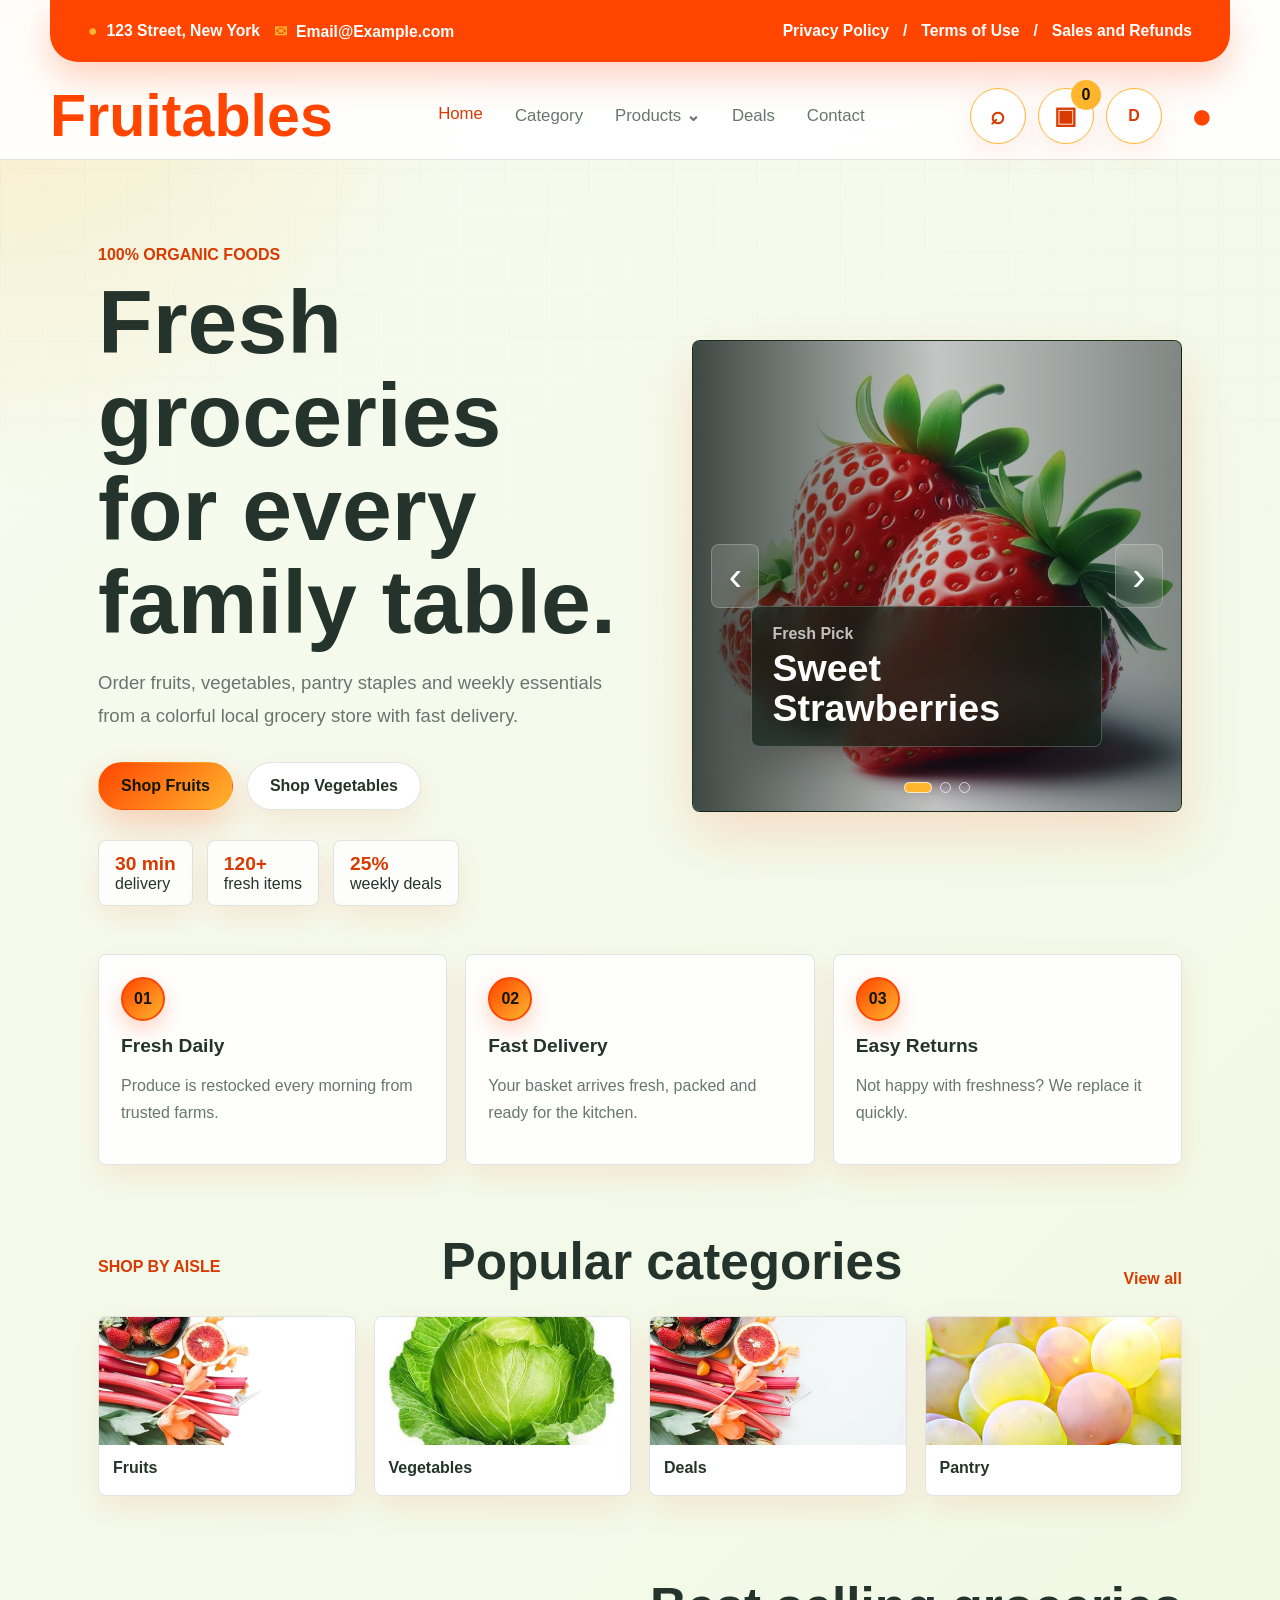
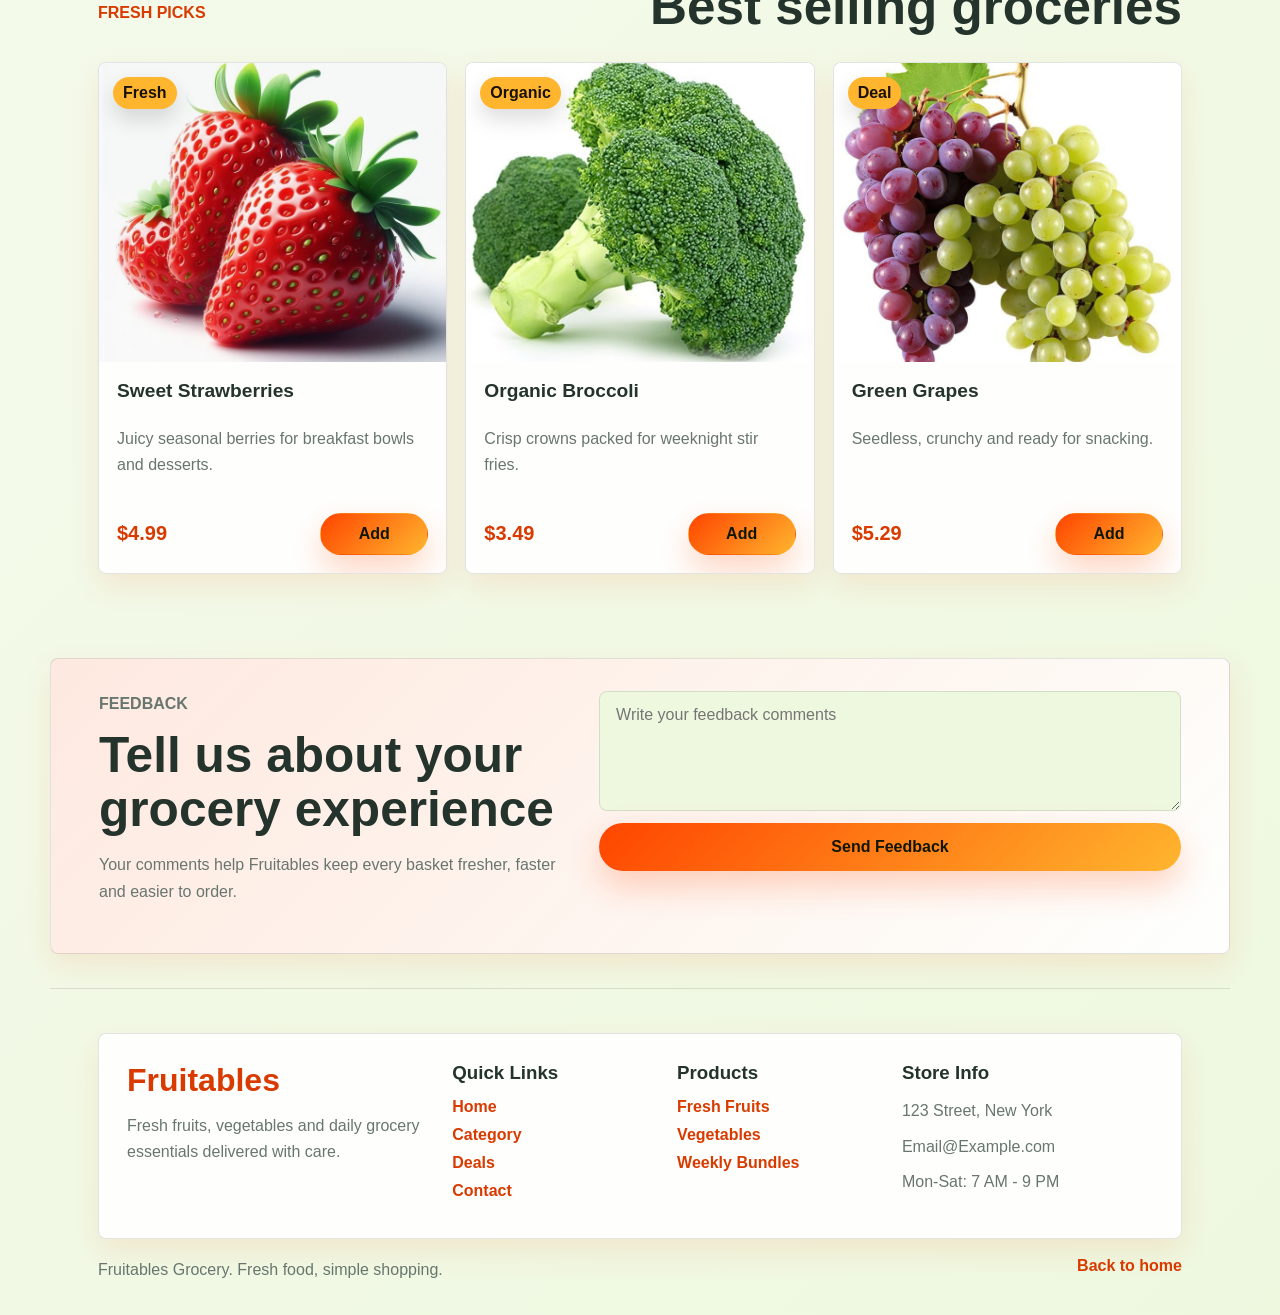
<file: index.html>
<!DOCTYPE html>
<html lang="en">
<head>
    <meta charset="UTF-8">
    <meta name="viewport" content="width=device-width, initial-scale=1.0">
    <title>Fruitables Grocery</title>
    <meta name="description" content="Fruitables grocery store for fresh fruits, vegetables and daily essentials.">
    <link rel="stylesheet" href="css/style.css">
</head>
<body data-page="home">
    <header class="site-header">
        <div class="topbar">
            <div class="topbar-left">
                <span><span class="top-icon">●</span>123 Street, New York</span>
                <span><span class="top-icon">✉</span>Email@Example.com</span>
            </div>
            <div class="topbar-links">
                <a href="contact.html">Privacy Policy</a>
                <span>/</span>
                <a href="contact.html">Terms of Use</a>
                <span>/</span>
                <a href="deals.html">Sales and Refunds</a>
            </div>
        </div>

        <nav class="navbar">
            <a href="index.html" class="brand">Fruitables</a>
            <button class="nav-toggle" type="button" aria-label="Open menu" aria-expanded="false">
                <span></span><span></span><span></span>
            </button>
            <div class="nav-panel" id="navPanel">
                <a href="index.html" data-nav="home">Home</a>
                <a href="category.html" data-nav="category">Category</a>
                <div class="dropdown">
                    <button class="dropdown-toggle" type="button" data-nav="products">Products <span>⌄</span></button>
                    <div class="dropdown-menu">
                        <a href="fruits.html" data-nav="fruits">Fruits</a>
                        <a href="vegetables.html" data-nav="vegetables">Vegetables</a>
                    </div>
                </div>
                <a href="deals.html" data-nav="deals">Deals</a>
                <a href="contact.html" data-nav="contact">Contact</a>
            </div>
            <div class="nav-actions">
                <button class="icon-button search-toggle" type="button" aria-label="Open search">⌕</button>
                <a class="icon-button cart-button" href="cart.html" aria-label="View cart">
                    <span class="cart-icon">▣</span>
                    <strong id="cartCount">0</strong>
                </a>
                <button class="icon-button theme-toggle" type="button" aria-label="Switch to dark theme">
                    <span class="theme-icon">D</span>
                </button>
                <a class="icon-button user-button" href="contact.html" aria-label="Account">●</a>
            </div>
        </nav>

        <form class="header-search" id="headerSearch">
            <input id="siteSearch" type="search" placeholder="Search fruits, vegetables, deals" aria-label="Search grocery items">
            <button type="submit">Search</button>
        </form>
    </header>

    <main>
        <section class="hero" id="home">
            <div class="hero-content reveal">
                <p class="eyebrow">100% organic foods</p>
                <h1>Fresh groceries for every family table.</h1>
                <p class="hero-copy">Order fruits, vegetables, pantry staples and weekly essentials from a colorful local grocery store with fast delivery.</p>
                <div class="hero-actions">
                    <a class="primary-button" href="fruits.html">Shop Fruits</a>
                    <a class="ghost-button" href="vegetables.html">Shop Vegetables</a>
                </div>
                <div class="hero-stats">
                    <span><strong>30 min</strong> delivery</span>
                    <span><strong>120+</strong> fresh items</span>
                    <span><strong>25%</strong> weekly deals</span>
                </div>
            </div>
            <div class="hero-visual hero-slider reveal" aria-label="Fresh grocery image slider">
                <button class="slide-arrow slide-prev" type="button" aria-label="Previous image">&#8249;</button>
                <div class="slide-track">
                    <article class="slide active">
                        <img src="img/Strawberry.jpg" alt="Fresh strawberries">
                        <div class="slide-caption"><span>Fresh Pick</span><strong>Sweet Strawberries</strong></div>
                    </article>
                    <article class="slide">
                        <img src="img/download (2).jpg" alt="Fresh grapes">
                        <div class="slide-caption"><span>Seedless</span><strong>Green Grapes</strong></div>
                    </article>
                    <article class="slide">
                        <img src="img/download (4).jpg" alt="Fresh apples">
                        <div class="slide-caption"><span>Local Farm</span><strong>Crisp Apples</strong></div>
                    </article>
                </div>
                <button class="slide-arrow slide-next" type="button" aria-label="Next image">&#8250;</button>
                <div class="slide-dots" aria-label="Slider pages">
                    <button class="active" type="button" aria-label="Show slide 1"></button>
                    <button type="button" aria-label="Show slide 2"></button>
                    <button type="button" aria-label="Show slide 3"></button>
                </div>
            </div>
        </section>

        <section class="service-strip reveal">
            <article><span class="service-icon">01</span><h2>Fresh Daily</h2><p>Produce is restocked every morning from trusted farms.</p></article>
            <article><span class="service-icon">02</span><h2>Fast Delivery</h2><p>Your basket arrives fresh, packed and ready for the kitchen.</p></article>
            <article><span class="service-icon">03</span><h2>Easy Returns</h2><p>Not happy with freshness? We replace it quickly.</p></article>
        </section>

        <section class="section">
            <div class="section-heading reveal">
                <p class="eyebrow">Shop by aisle</p>
                <h2>Popular categories</h2>
                <a class="text-link" href="category.html">View all</a>
            </div>
            <div class="category-grid">
                <a class="category-card reveal" href="fruits.html"><img src="img/banner-fruits-removebg-preview.png" alt="Fresh fruits"><span>Fruits</span></a>
                <a class="category-card reveal" href="vegetables.html"><img src="img/1759287348629963.jpg" alt="Fresh vegetables"><span>Vegetables</span></a>
                <a class="category-card reveal" href="deals.html"><img src="img/banner-fruits.jpg" alt="Grocery deals"><span>Deals</span></a>
                <a class="category-card reveal" href="category.html"><img src="img/best-product-5.jpg" alt="Pantry products"><span>Pantry</span></a>
            </div>
        </section>

        <section class="section products-section">
            <div class="section-heading reveal">
                <p class="eyebrow">Fresh picks</p>
                <h2>Best selling groceries</h2>
            </div>
            <div class="product-grid">
                <article class="product-card reveal" data-category="fruit" data-name="strawberries"><span class="sale-tag">Fresh</span><img src="img/Strawberry.jpg" alt="Fresh strawberries"><div class="product-info"><h3>Sweet Strawberries</h3><p>Juicy seasonal berries for breakfast bowls and desserts.</p><div class="product-bottom"><strong>$4.99</strong><button type="button" data-add>Add</button></div></div></article>
                <article class="product-card reveal" data-category="vegetable" data-name="broccoli"><span class="sale-tag">Organic</span><img src="img/vegetable-item-2.jpg" alt="Organic broccoli"><div class="product-info"><h3>Organic Broccoli</h3><p>Crisp crowns packed for weeknight stir fries.</p><div class="product-bottom"><strong>$3.49</strong><button type="button" data-add>Add</button></div></div></article>
                <article class="product-card reveal" data-category="fruit" data-name="grapes"><span class="sale-tag">Deal</span><img src="img/download (2).jpg" alt="Fresh grapes"><div class="product-info"><h3>Green Grapes</h3><p>Seedless, crunchy and ready for snacking.</p><div class="product-bottom"><strong>$5.29</strong><button type="button" data-add>Add</button></div></div></article>
            </div>
        </section>

    </main>

    <section class="feedback-section reveal">
        <div>
            <p class="eyebrow">Feedback</p>
            <h2>Tell us about your grocery experience</h2>
            <p>Your comments help Fruitables keep every basket fresher, faster and easier to order.</p>
        </div>
        <form class="feedback-form">
            <textarea placeholder="Write your feedback comments" aria-label="Write your feedback comments"></textarea>
            <button type="submit">Send Feedback</button>
        </form>
    </section>
    <footer class="footer">
        <div class="footer-grid">
            <div><h2>Fruitables</h2><p>Fresh fruits, vegetables and daily grocery essentials delivered with care.</p></div>
            <div><h3>Quick Links</h3><a href="index.html">Home</a><a href="category.html">Category</a><a href="deals.html">Deals</a><a href="contact.html">Contact</a></div>
            <div><h3>Products</h3><a href="fruits.html">Fresh Fruits</a><a href="vegetables.html">Vegetables</a><a href="deals.html">Weekly Bundles</a></div>
            <div><h3>Store Info</h3><p>123 Street, New York</p><p>Email@Example.com</p><p>Mon-Sat: 7 AM - 9 PM</p></div>
        </div>
        <div class="footer-bottom"><p>Fruitables Grocery. Fresh food, simple shopping.</p><a href="index.html">Back to home</a></div>
    </footer>
    <script src="js/main.js"></script>
</body>
</html>
</file>
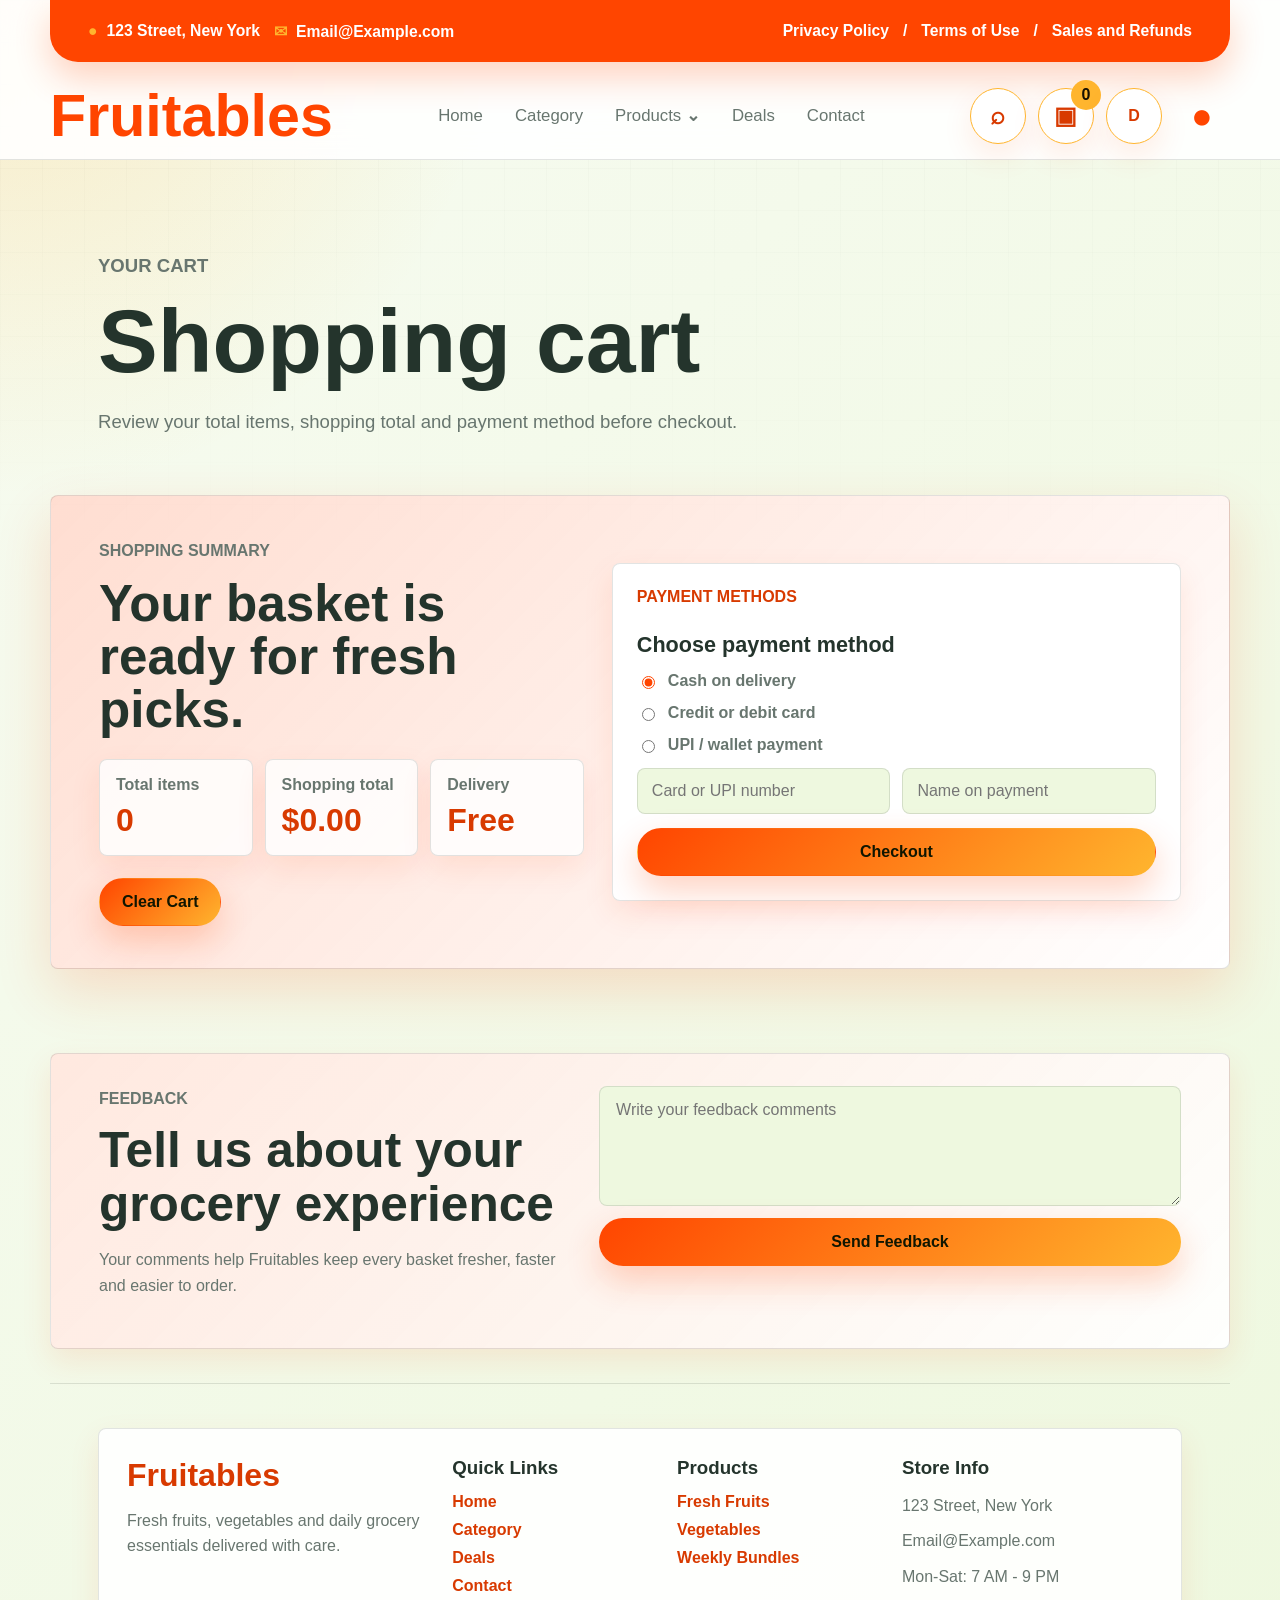
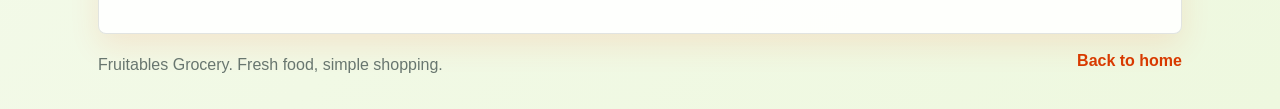
<file: cart.html>
<!DOCTYPE html>
<html lang="en">
<head>
    <meta charset="UTF-8">
    <meta name="viewport" content="width=device-width, initial-scale=1.0">
    <title>Cart - Fruitables Grocery</title>
    <link rel="stylesheet" href="css/style.css">
</head>
<body data-page="cart">
    <header class="site-header">
        <div class="topbar"><div class="topbar-left"><span><span class="top-icon">●</span>123 Street, New York</span><span><span class="top-icon">✉</span>Email@Example.com</span></div><div class="topbar-links"><a href="contact.html">Privacy Policy</a><span>/</span><a href="contact.html">Terms of Use</a><span>/</span><a href="deals.html">Sales and Refunds</a></div></div>
        <nav class="navbar">
            <a href="index.html" class="brand">Fruitables</a><button class="nav-toggle" type="button" aria-label="Open menu" aria-expanded="false"><span></span><span></span><span></span></button>
            <div class="nav-panel" id="navPanel"><a href="index.html" data-nav="home">Home</a><a href="category.html" data-nav="category">Category</a><div class="dropdown"><button class="dropdown-toggle" type="button" data-nav="products">Products <span>⌄</span></button><div class="dropdown-menu"><a href="fruits.html" data-nav="fruits">Fruits</a><a href="vegetables.html" data-nav="vegetables">Vegetables</a></div></div><a href="deals.html" data-nav="deals">Deals</a><a href="contact.html" data-nav="contact">Contact</a></div>
            <div class="nav-actions"><button class="icon-button search-toggle" type="button" aria-label="Open search">⌕</button><a class="icon-button cart-button" href="cart.html" aria-label="View cart"><span class="cart-icon">▣</span><strong id="cartCount">0</strong></a><button class="icon-button theme-toggle" type="button" aria-label="Switch to dark theme"><span class="theme-icon">D</span></button><a class="icon-button user-button" href="contact.html" aria-label="Account">●</a></div>
        </nav>
        <form class="header-search" id="headerSearch"><input id="siteSearch" type="search" placeholder="Search fruits, vegetables, deals" aria-label="Search grocery items"><button type="submit">Search</button></form>
    </header>
    <main>
        <section class="page-hero reveal"><p class="eyebrow">Your cart</p><h1>Shopping cart</h1><p>Review your total items, shopping total and payment method before checkout.</p></section>
        <section class="deal-band cart-page-section" id="cartSummary">
            <div class="deal-content reveal">
                <p class="eyebrow">Shopping summary</p>
                <h2 id="cartMessage">Your basket is ready for fresh picks.</h2>
                <div class="cart-overview">
                    <div><span>Total items</span><strong id="cartTotalItems">0</strong></div>
                    <div><span>Shopping total</span><strong id="cartTotalPrice">$0.00</strong></div>
                    <div><span>Delivery</span><strong>Free</strong></div>
                </div>
                <button class="primary-button" type="button" id="clearCart">Clear Cart</button>
            </div>
            <div class="payment-card reveal">
                <p class="eyebrow">Payment methods</p>
                <h3>Choose payment method</h3>
                <label><input type="radio" name="payment" checked> Cash on delivery</label>
                <label><input type="radio" name="payment"> Credit or debit card</label>
                <label><input type="radio" name="payment"> UPI / wallet payment</label>
                <div class="payment-fields">
                    <input type="text" placeholder="Card or UPI number" aria-label="Card or UPI number">
                    <input type="text" placeholder="Name on payment" aria-label="Name on payment">
                </div>
                <button class="primary-button" type="button">Checkout</button>
            </div>
        </section>
    </main>
    <section class="feedback-section reveal">
        <div><p class="eyebrow">Feedback</p><h2>Tell us about your grocery experience</h2><p>Your comments help Fruitables keep every basket fresher, faster and easier to order.</p></div>
        <form class="feedback-form"><textarea placeholder="Write your feedback comments" aria-label="Write your feedback comments"></textarea><button type="submit">Send Feedback</button></form>
    </section>
    <footer class="footer">
        <div class="footer-grid">
            <div><h2>Fruitables</h2><p>Fresh fruits, vegetables and daily grocery essentials delivered with care.</p></div>
            <div><h3>Quick Links</h3><a href="index.html">Home</a><a href="category.html">Category</a><a href="deals.html">Deals</a><a href="contact.html">Contact</a></div>
            <div><h3>Products</h3><a href="fruits.html">Fresh Fruits</a><a href="vegetables.html">Vegetables</a><a href="deals.html">Weekly Bundles</a></div>
            <div><h3>Store Info</h3><p>123 Street, New York</p><p>Email@Example.com</p><p>Mon-Sat: 7 AM - 9 PM</p></div>
        </div>
        <div class="footer-bottom"><p>Fruitables Grocery. Fresh food, simple shopping.</p><a href="index.html">Back to home</a></div>
    </footer>
    <script src="js/main.js"></script>
</body>
</html>
</file>
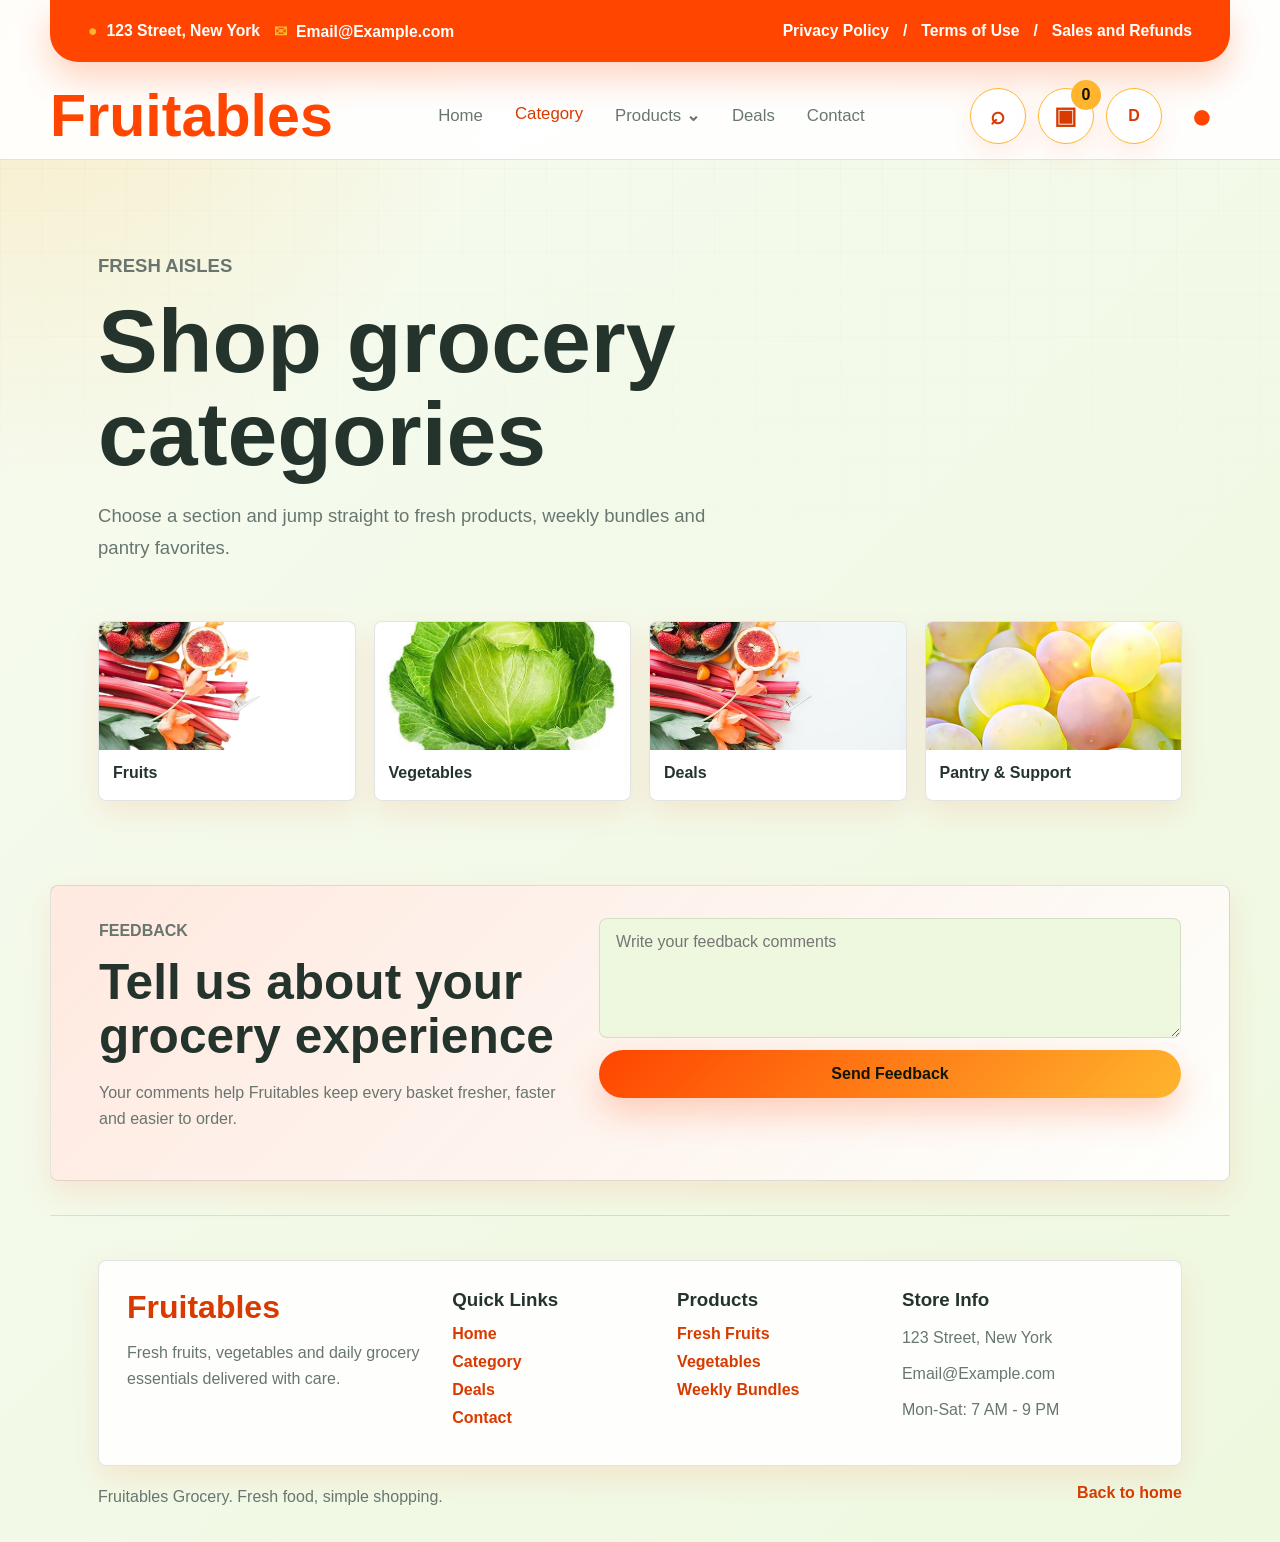
<file: category.html>
<!DOCTYPE html>
<html lang="en">
<head>
    <meta charset="UTF-8">
    <meta name="viewport" content="width=device-width, initial-scale=1.0">
    <title>Categories - Fruitables Grocery</title>
    <link rel="stylesheet" href="css/style.css">
</head>
<body data-page="category">
    <header class="site-header">
        <div class="topbar"><div class="topbar-left"><span><span class="top-icon">●</span>123 Street, New York</span><span><span class="top-icon">✉</span>Email@Example.com</span></div><div class="topbar-links"><a href="contact.html">Privacy Policy</a><span>/</span><a href="contact.html">Terms of Use</a><span>/</span><a href="deals.html">Sales and Refunds</a></div></div>
        <nav class="navbar">
            <a href="index.html" class="brand">Fruitables</a>
            <button class="nav-toggle" type="button" aria-label="Open menu" aria-expanded="false"><span></span><span></span><span></span></button>
            <div class="nav-panel" id="navPanel"><a href="index.html" data-nav="home">Home</a><a href="category.html" data-nav="category">Category</a><div class="dropdown"><button class="dropdown-toggle" type="button" data-nav="products">Products <span>⌄</span></button><div class="dropdown-menu"><a href="fruits.html" data-nav="fruits">Fruits</a><a href="vegetables.html" data-nav="vegetables">Vegetables</a></div></div><a href="deals.html" data-nav="deals">Deals</a><a href="contact.html" data-nav="contact">Contact</a></div>
            <div class="nav-actions"><button class="icon-button search-toggle" type="button" aria-label="Open search">⌕</button><a class="icon-button cart-button" href="index.html#cartSummary" aria-label="View cart"><span class="cart-icon">▣</span><strong id="cartCount">0</strong></a><button class="icon-button theme-toggle" type="button" aria-label="Switch to dark theme"><span class="theme-icon">D</span></button><a class="icon-button user-button" href="contact.html" aria-label="Account">●</a></div>
        </nav>
        <form class="header-search" id="headerSearch"><input id="siteSearch" type="search" placeholder="Search fruits, vegetables, deals" aria-label="Search grocery items"><button type="submit">Search</button></form>
    </header>
    <main>
        <section class="page-hero reveal"><p class="eyebrow">Fresh aisles</p><h1>Shop grocery categories</h1><p>Choose a section and jump straight to fresh products, weekly bundles and pantry favorites.</p></section>
        <section class="section">
            <div class="category-grid">
                <a class="category-card reveal" href="fruits.html"><img src="img/banner-fruits-removebg-preview.png" alt="Fresh fruits"><span>Fruits</span></a>
                <a class="category-card reveal" href="vegetables.html"><img src="img/1759287348629963.jpg" alt="Fresh vegetables"><span>Vegetables</span></a>
                <a class="category-card reveal" href="deals.html"><img src="img/banner-fruits.jpg" alt="Deals"><span>Deals</span></a>
                <a class="category-card reveal" href="contact.html"><img src="img/best-product-5.jpg" alt="Pantry"><span>Pantry & Support</span></a>
            </div>
        </section>
    </main>
    <section class="feedback-section reveal">
        <div><p class="eyebrow">Feedback</p><h2>Tell us about your grocery experience</h2><p>Your comments help Fruitables keep every basket fresher, faster and easier to order.</p></div>
        <form class="feedback-form"><textarea placeholder="Write your feedback comments" aria-label="Write your feedback comments"></textarea><button type="submit">Send Feedback</button></form>
    </section>
    <footer class="footer">
        <div class="footer-grid">
            <div><h2>Fruitables</h2><p>Fresh fruits, vegetables and daily grocery essentials delivered with care.</p></div>
            <div><h3>Quick Links</h3><a href="index.html">Home</a><a href="category.html">Category</a><a href="deals.html">Deals</a><a href="contact.html">Contact</a></div>
            <div><h3>Products</h3><a href="fruits.html">Fresh Fruits</a><a href="vegetables.html">Vegetables</a><a href="deals.html">Weekly Bundles</a></div>
            <div><h3>Store Info</h3><p>123 Street, New York</p><p>Email@Example.com</p><p>Mon-Sat: 7 AM - 9 PM</p></div>
        </div>
        <div class="footer-bottom"><p>Fruitables Grocery. Fresh food, simple shopping.</p><a href="index.html">Back to home</a></div>
    </footer>
    <script src="js/main.js"></script>
</body>
</html>
</file>
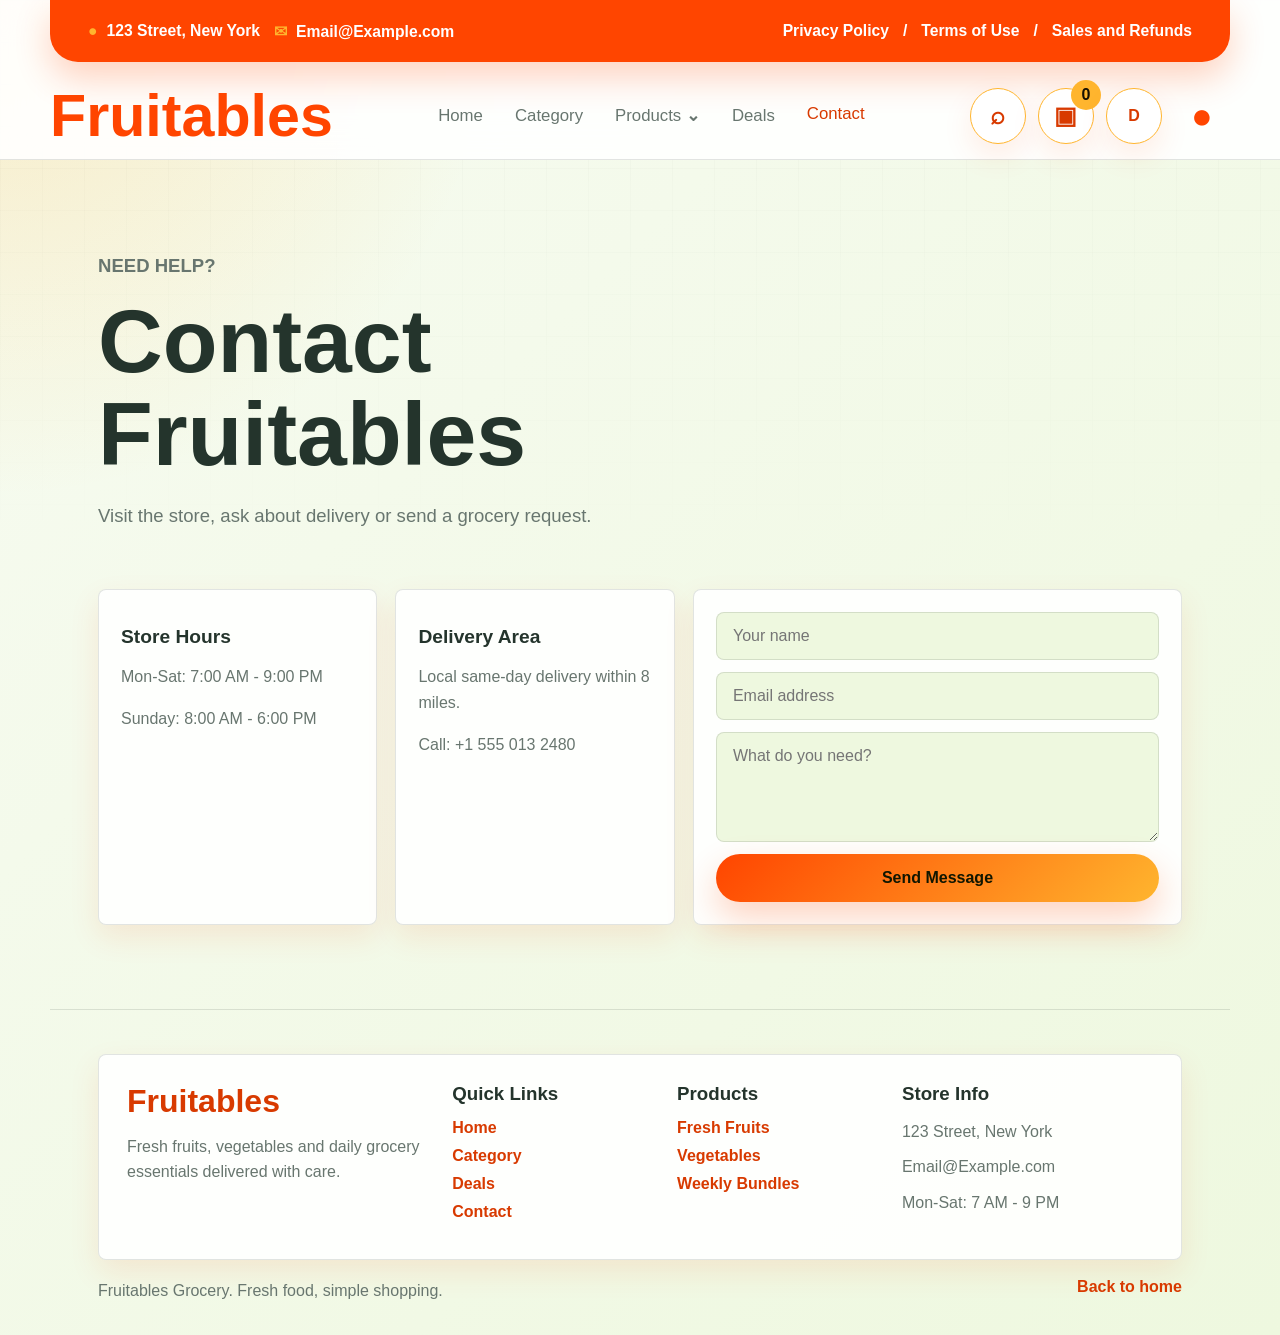
<file: contact.html>
<!DOCTYPE html>
<html lang="en">
<head>
    <meta charset="UTF-8">
    <meta name="viewport" content="width=device-width, initial-scale=1.0">
    <title>Contact - Fruitables Grocery</title>
    <link rel="stylesheet" href="css/style.css">
</head>
<body data-page="contact">
    <header class="site-header">
        <div class="topbar"><div class="topbar-left"><span><span class="top-icon">●</span>123 Street, New York</span><span><span class="top-icon">✉</span>Email@Example.com</span></div><div class="topbar-links"><a href="contact.html">Privacy Policy</a><span>/</span><a href="contact.html">Terms of Use</a><span>/</span><a href="deals.html">Sales and Refunds</a></div></div>
        <nav class="navbar">
            <a href="index.html" class="brand">Fruitables</a><button class="nav-toggle" type="button" aria-label="Open menu" aria-expanded="false"><span></span><span></span><span></span></button>
            <div class="nav-panel" id="navPanel"><a href="index.html" data-nav="home">Home</a><a href="category.html" data-nav="category">Category</a><div class="dropdown"><button class="dropdown-toggle" type="button" data-nav="products">Products <span>⌄</span></button><div class="dropdown-menu"><a href="fruits.html" data-nav="fruits">Fruits</a><a href="vegetables.html" data-nav="vegetables">Vegetables</a></div></div><a href="deals.html" data-nav="deals">Deals</a><a href="contact.html" data-nav="contact">Contact</a></div>
            <div class="nav-actions"><button class="icon-button search-toggle" type="button" aria-label="Open search">⌕</button><a class="icon-button cart-button" href="index.html#cartSummary" aria-label="View cart"><span class="cart-icon">▣</span><strong id="cartCount">0</strong></a><button class="icon-button theme-toggle" type="button" aria-label="Switch to dark theme"><span class="theme-icon">D</span></button><a class="icon-button user-button" href="contact.html" aria-label="Account">●</a></div>
        </nav>
        <form class="header-search" id="headerSearch"><input id="siteSearch" type="search" placeholder="Search before contacting us" aria-label="Search before contacting us"><button type="submit">Search</button></form>
    </header>
    <main>
        <section class="page-hero reveal"><p class="eyebrow">Need help?</p><h1>Contact Fruitables</h1><p>Visit the store, ask about delivery or send a grocery request.</p></section>
        <section class="section contact-section">
            <div class="contact-grid">
                <article class="contact-card reveal"><h3>Store Hours</h3><p>Mon-Sat: 7:00 AM - 9:00 PM</p><p>Sunday: 8:00 AM - 6:00 PM</p></article>
                <article class="contact-card reveal"><h3>Delivery Area</h3><p>Local same-day delivery within 8 miles.</p><p>Call: +1 555 013 2480</p></article>
                <form class="contact-card contact-form reveal"><input type="text" placeholder="Your name" aria-label="Your name"><input type="email" placeholder="Email address" aria-label="Email address"><textarea placeholder="What do you need?" aria-label="Message"></textarea><button type="submit">Send Message</button></form>
            </div>
        </section>
    </main>
    <footer class="footer">
        <div class="footer-grid">
            <div><h2>Fruitables</h2><p>Fresh fruits, vegetables and daily grocery essentials delivered with care.</p></div>
            <div><h3>Quick Links</h3><a href="index.html">Home</a><a href="category.html">Category</a><a href="deals.html">Deals</a><a href="contact.html">Contact</a></div>
            <div><h3>Products</h3><a href="fruits.html">Fresh Fruits</a><a href="vegetables.html">Vegetables</a><a href="deals.html">Weekly Bundles</a></div>
            <div><h3>Store Info</h3><p>123 Street, New York</p><p>Email@Example.com</p><p>Mon-Sat: 7 AM - 9 PM</p></div>
        </div>
        <div class="footer-bottom"><p>Fruitables Grocery. Fresh food, simple shopping.</p><a href="index.html">Back to home</a></div>
    </footer>
    <script src="js/main.js"></script>
</body>
</html>
</file>
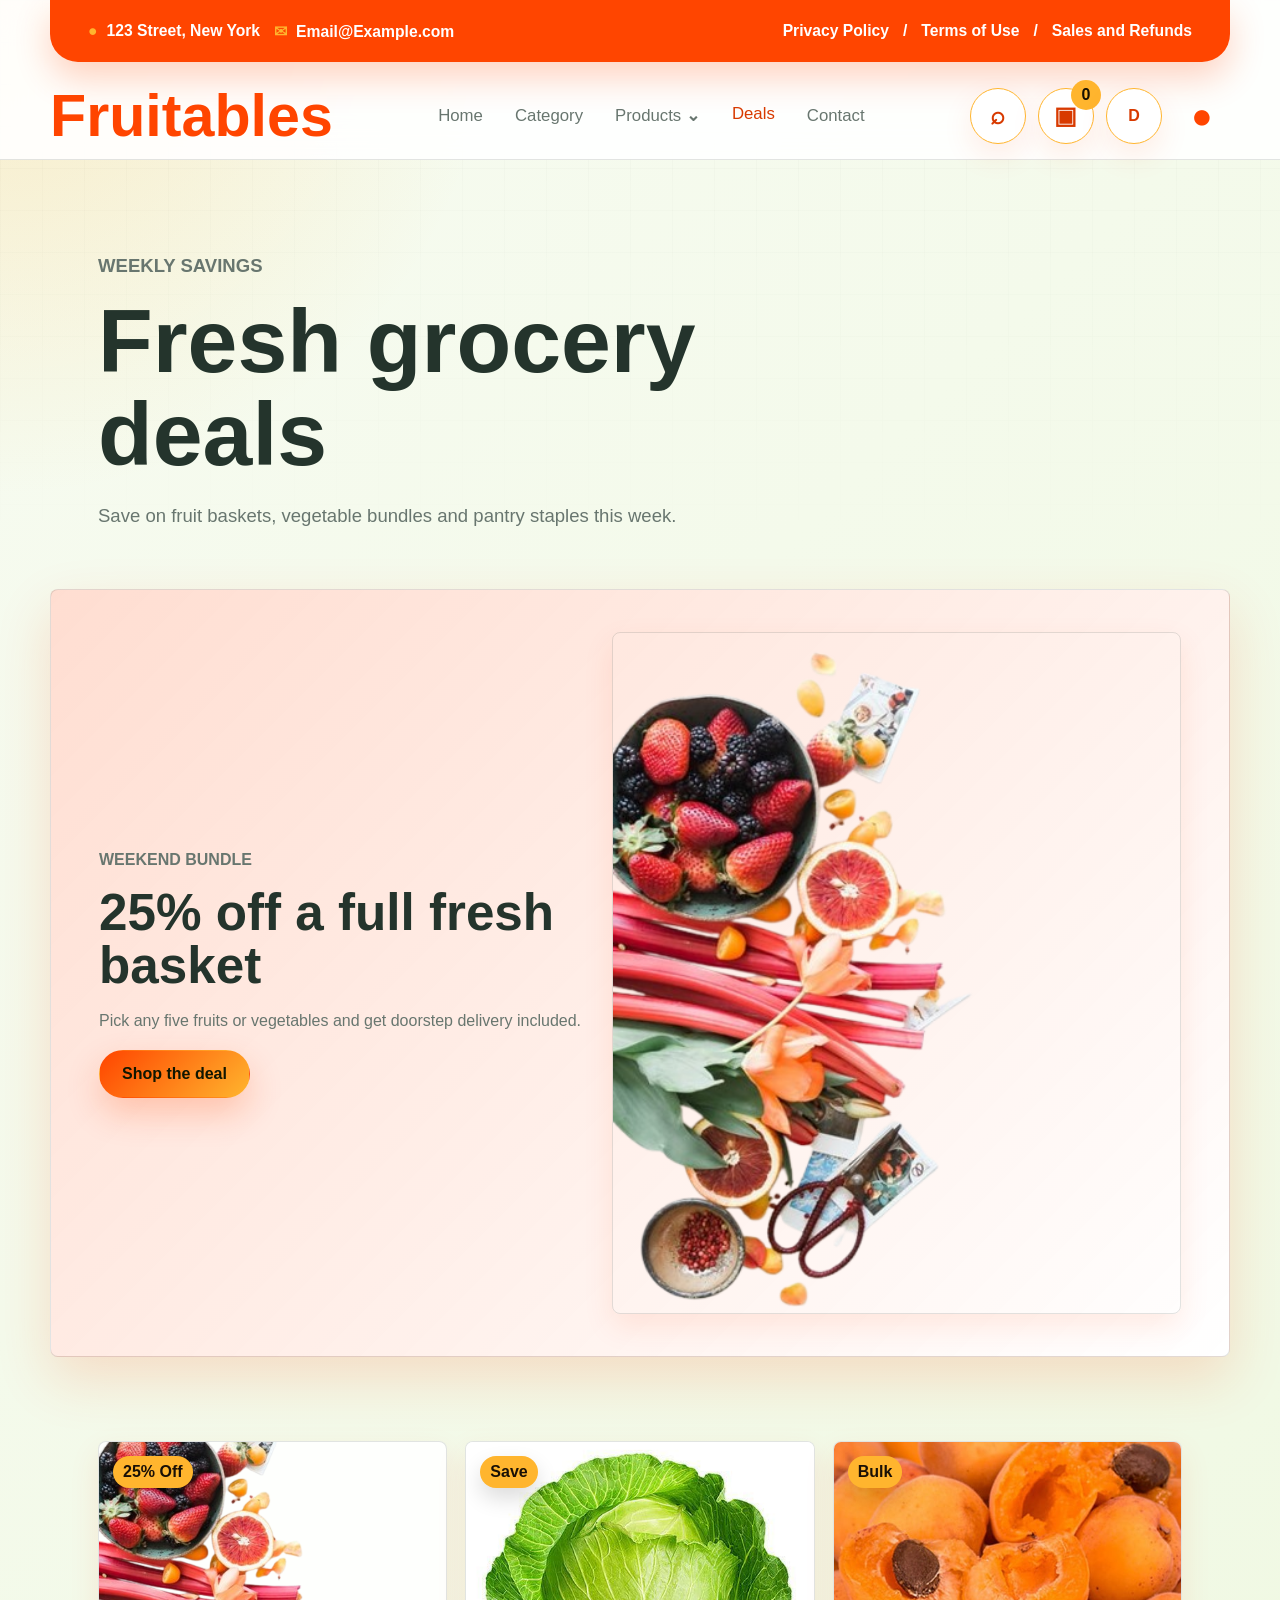
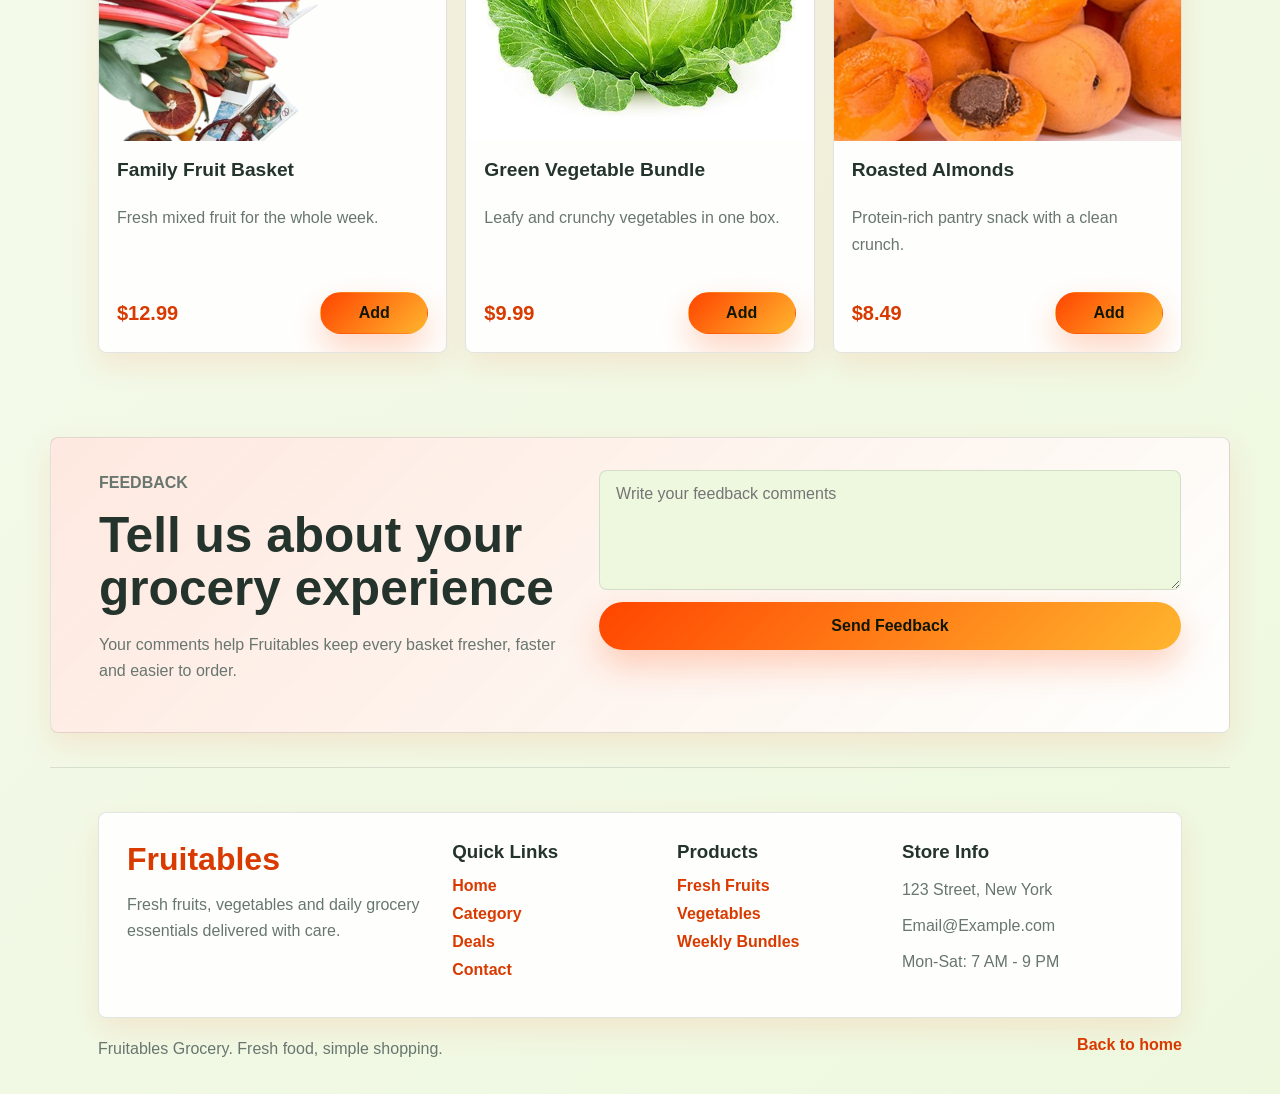
<file: deals.html>
<!DOCTYPE html>
<html lang="en">
<head>
    <meta charset="UTF-8">
    <meta name="viewport" content="width=device-width, initial-scale=1.0">
    <title>Deals - Fruitables Grocery</title>
    <link rel="stylesheet" href="css/style.css">
</head>
<body data-page="deals">
    <header class="site-header">
        <div class="topbar"><div class="topbar-left"><span><span class="top-icon">●</span>123 Street, New York</span><span><span class="top-icon">✉</span>Email@Example.com</span></div><div class="topbar-links"><a href="contact.html">Privacy Policy</a><span>/</span><a href="contact.html">Terms of Use</a><span>/</span><a href="deals.html">Sales and Refunds</a></div></div>
        <nav class="navbar">
            <a href="index.html" class="brand">Fruitables</a><button class="nav-toggle" type="button" aria-label="Open menu" aria-expanded="false"><span></span><span></span><span></span></button>
            <div class="nav-panel" id="navPanel"><a href="index.html" data-nav="home">Home</a><a href="category.html" data-nav="category">Category</a><div class="dropdown"><button class="dropdown-toggle" type="button" data-nav="products">Products <span>⌄</span></button><div class="dropdown-menu"><a href="fruits.html" data-nav="fruits">Fruits</a><a href="vegetables.html" data-nav="vegetables">Vegetables</a></div></div><a href="deals.html" data-nav="deals">Deals</a><a href="contact.html" data-nav="contact">Contact</a></div>
            <div class="nav-actions"><button class="icon-button search-toggle" type="button" aria-label="Open search">⌕</button><a class="icon-button cart-button" href="index.html#cartSummary" aria-label="View cart"><span class="cart-icon">▣</span><strong id="cartCount">0</strong></a><button class="icon-button theme-toggle" type="button" aria-label="Switch to dark theme"><span class="theme-icon">D</span></button><a class="icon-button user-button" href="contact.html" aria-label="Account">●</a></div>
        </nav>
        <form class="header-search" id="headerSearch"><input id="siteSearch" type="search" placeholder="Search deals" aria-label="Search deals"><button type="submit">Search</button></form>
    </header>
    <main>
        <section class="page-hero reveal"><p class="eyebrow">Weekly savings</p><h1>Fresh grocery deals</h1><p>Save on fruit baskets, vegetable bundles and pantry staples this week.</p></section>
        <section class="deal-band">
            <div class="deal-content reveal"><p class="eyebrow">Weekend bundle</p><h2>25% off a full fresh basket</h2><p>Pick any five fruits or vegetables and get doorstep delivery included.</p><a class="primary-button" href="fruits.html">Shop the deal</a></div>
            <img class="deal-image reveal" src="img/banner-fruits-removebg-preview.png" alt="Fresh fruit basket">
        </section>
        <section class="section"><div class="product-grid">
            <article class="product-card reveal" data-name="fruit basket"><span class="sale-tag">25% Off</span><img src="img/banner-fruits-removebg-preview.png" alt="Fruit basket"><div class="product-info"><h3>Family Fruit Basket</h3><p>Fresh mixed fruit for the whole week.</p><div class="product-bottom"><strong>$12.99</strong><button type="button" data-add>Add</button></div></div></article>
            <article class="product-card reveal" data-name="vegetable bundle"><span class="sale-tag">Save</span><img src="img/1759287348629963.jpg" alt="Vegetable bundle"><div class="product-info"><h3>Green Vegetable Bundle</h3><p>Leafy and crunchy vegetables in one box.</p><div class="product-bottom"><strong>$9.99</strong><button type="button" data-add>Add</button></div></div></article>
            <article class="product-card reveal" data-name="almonds"><span class="sale-tag">Bulk</span><img src="img/best-product-4.jpg" alt="Roasted almonds"><div class="product-info"><h3>Roasted Almonds</h3><p>Protein-rich pantry snack with a clean crunch.</p><div class="product-bottom"><strong>$8.49</strong><button type="button" data-add>Add</button></div></div></article>
        </div></section>
    </main>
    <section class="feedback-section reveal">
        <div><p class="eyebrow">Feedback</p><h2>Tell us about your grocery experience</h2><p>Your comments help Fruitables keep every basket fresher, faster and easier to order.</p></div>
        <form class="feedback-form"><textarea placeholder="Write your feedback comments" aria-label="Write your feedback comments"></textarea><button type="submit">Send Feedback</button></form>
    </section>
    <footer class="footer">
        <div class="footer-grid">
            <div><h2>Fruitables</h2><p>Fresh fruits, vegetables and daily grocery essentials delivered with care.</p></div>
            <div><h3>Quick Links</h3><a href="index.html">Home</a><a href="category.html">Category</a><a href="deals.html">Deals</a><a href="contact.html">Contact</a></div>
            <div><h3>Products</h3><a href="fruits.html">Fresh Fruits</a><a href="vegetables.html">Vegetables</a><a href="deals.html">Weekly Bundles</a></div>
            <div><h3>Store Info</h3><p>123 Street, New York</p><p>Email@Example.com</p><p>Mon-Sat: 7 AM - 9 PM</p></div>
        </div>
        <div class="footer-bottom"><p>Fruitables Grocery. Fresh food, simple shopping.</p><a href="index.html">Back to home</a></div>
    </footer>
    <script src="js/main.js"></script>
</body>
</html>
</file>
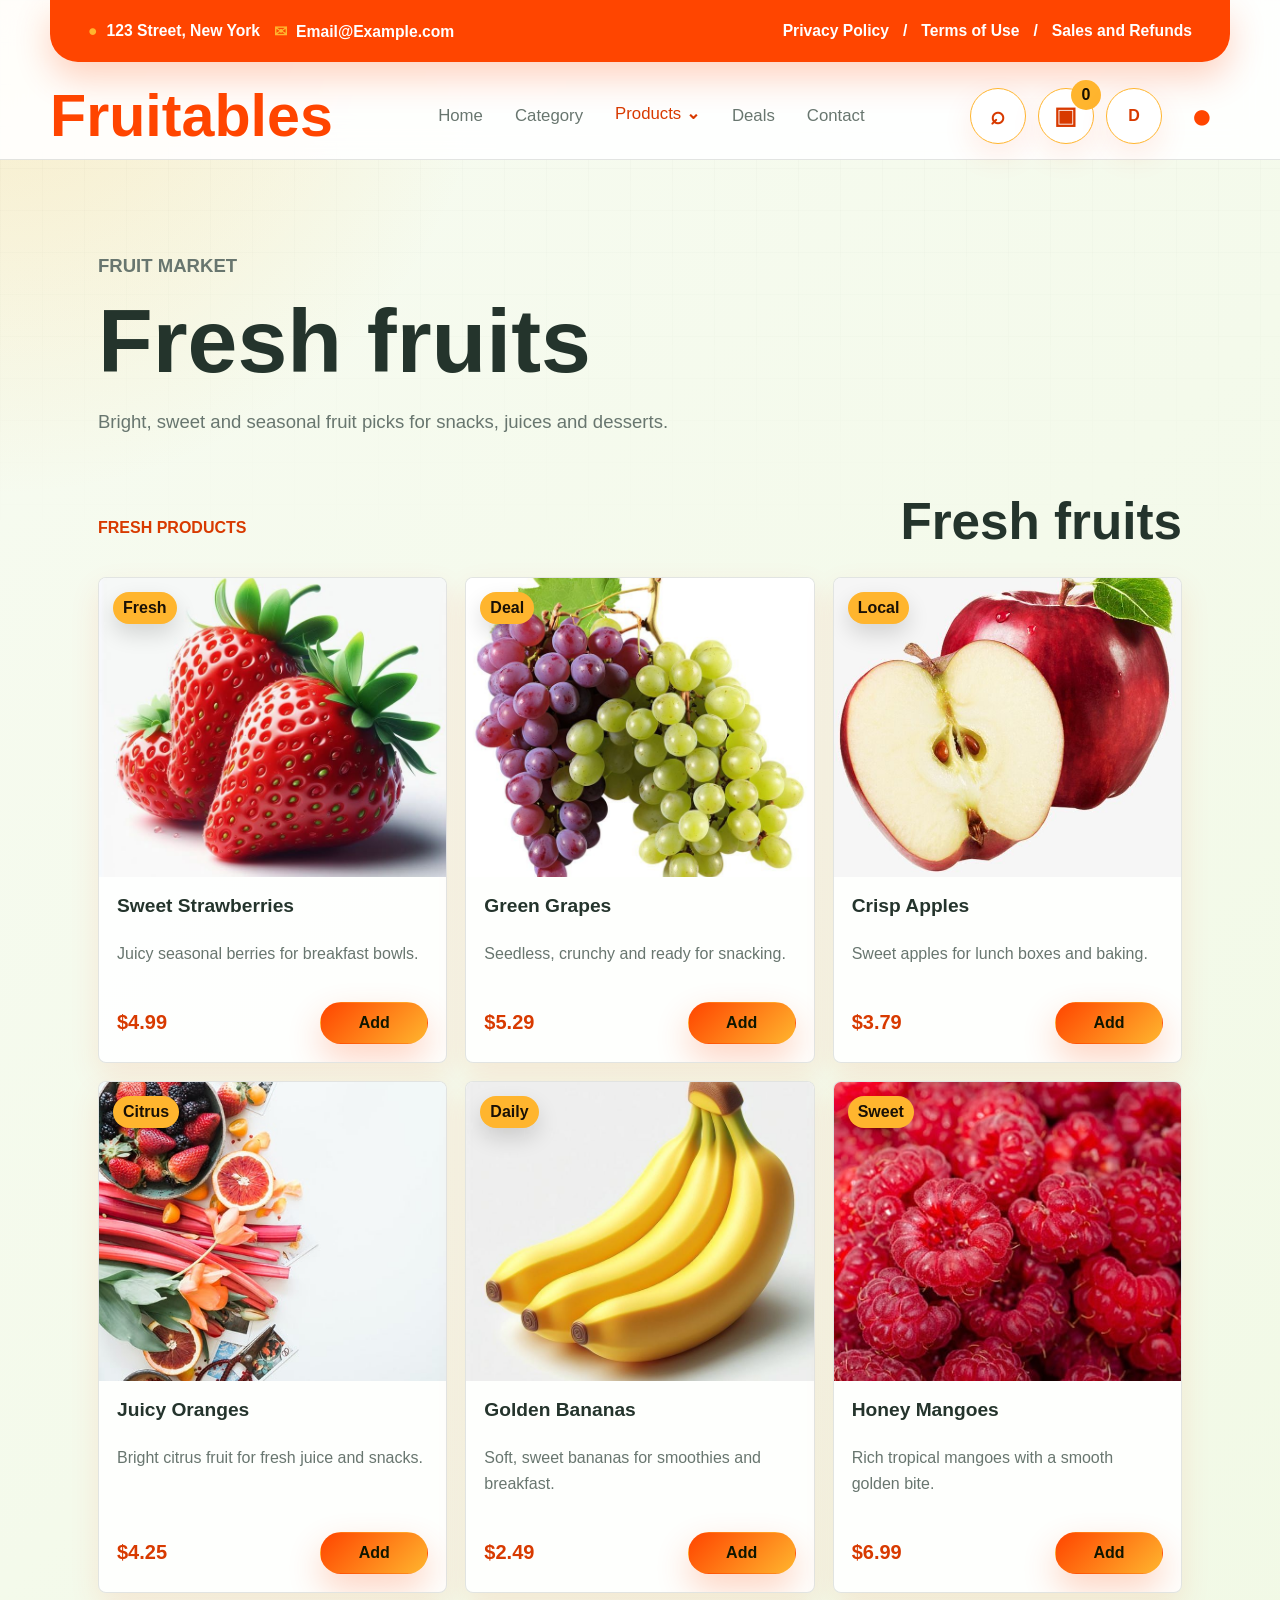
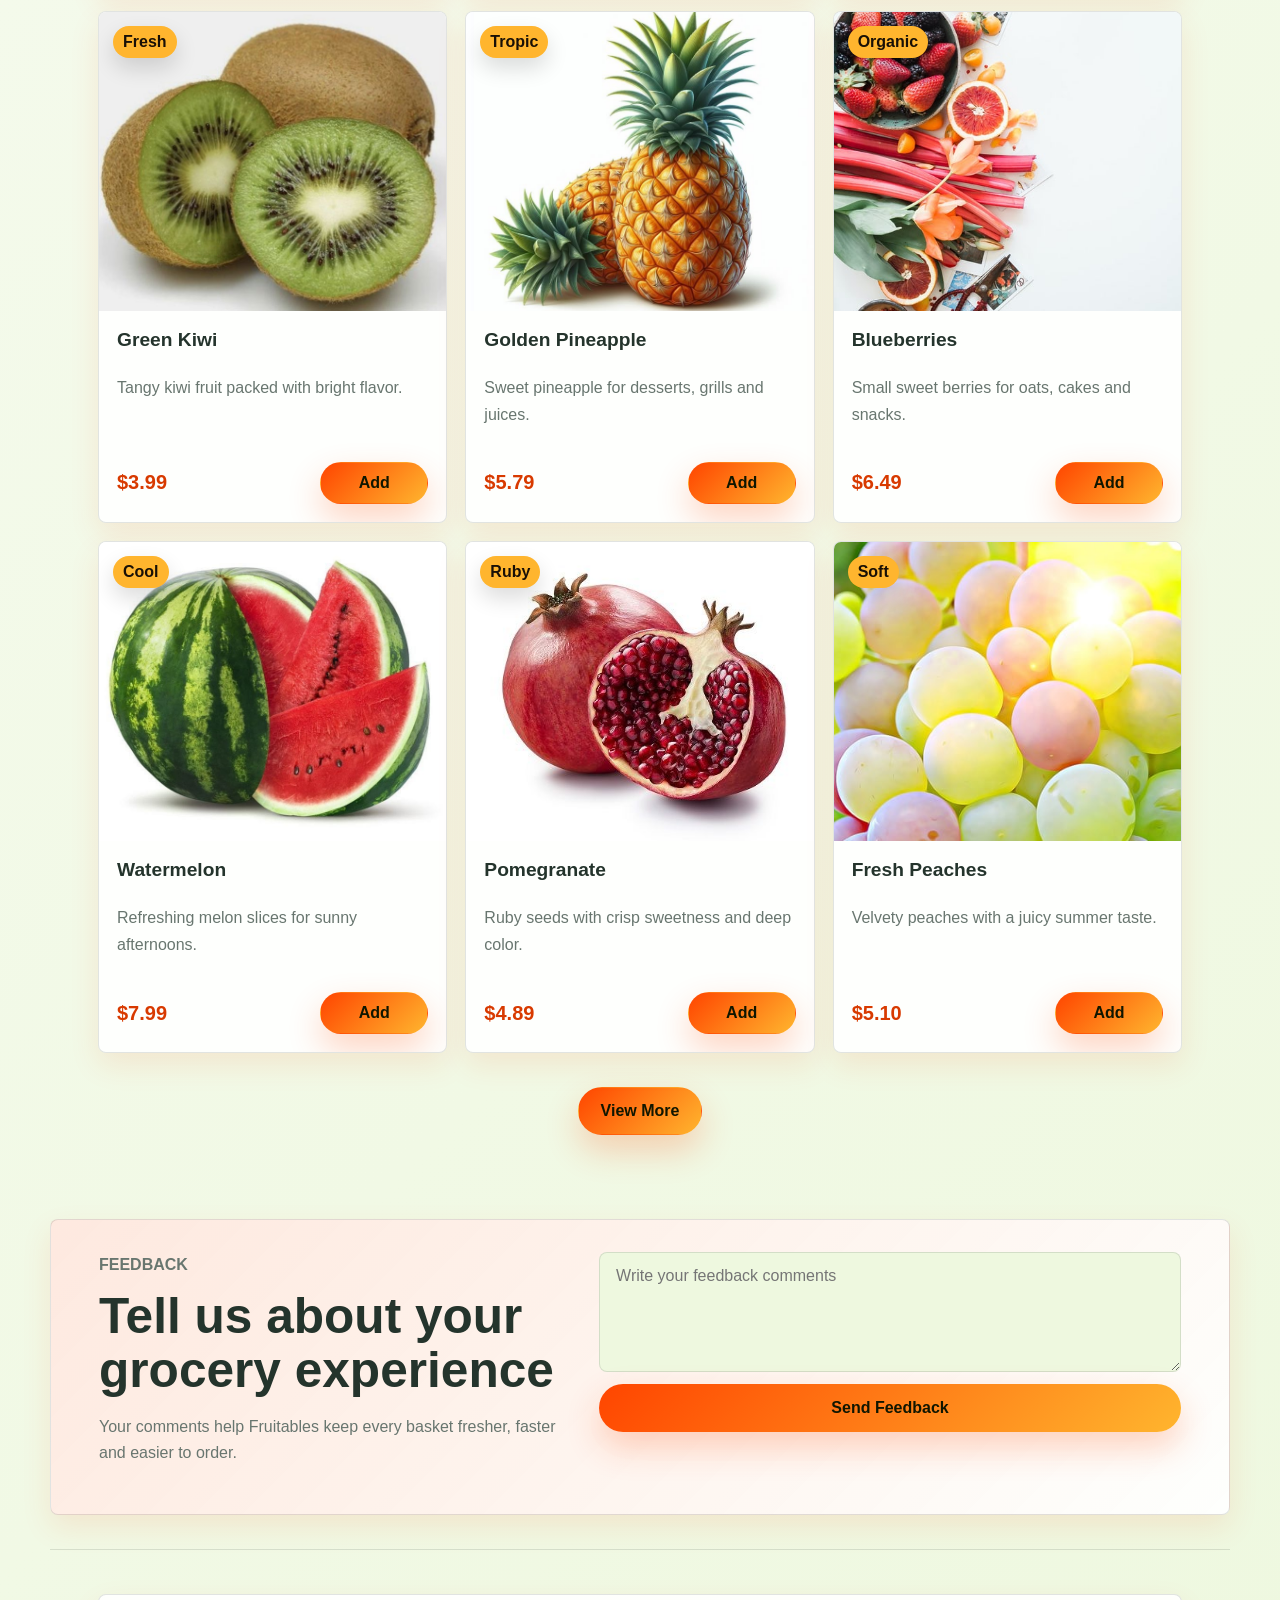
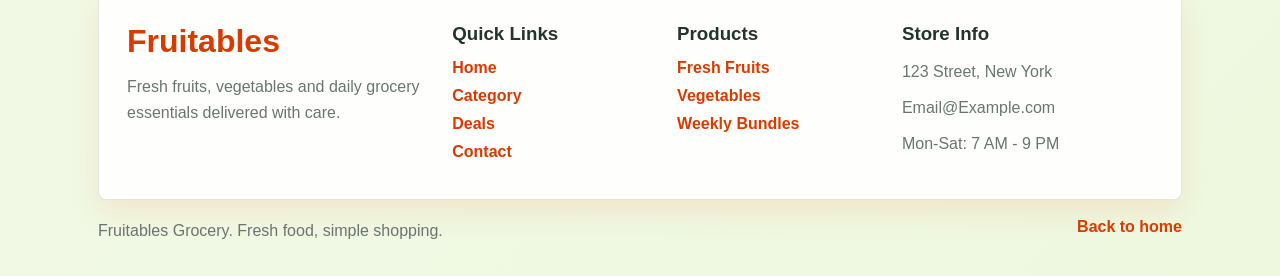
<file: fruits.html>
<!DOCTYPE html>
<html lang="en">
<head>
    <meta charset="UTF-8">
    <meta name="viewport" content="width=device-width, initial-scale=1.0">
    <title>Fruits - Fruitables Grocery</title>
    <link rel="stylesheet" href="css/style.css">
</head>
<body data-page="fruits">
    <header class="site-header">
        <div class="topbar"><div class="topbar-left"><span><span class="top-icon">●</span>123 Street, New York</span><span><span class="top-icon">✉</span>Email@Example.com</span></div><div class="topbar-links"><a href="contact.html">Privacy Policy</a><span>/</span><a href="contact.html">Terms of Use</a><span>/</span><a href="deals.html">Sales and Refunds</a></div></div>
        <nav class="navbar">
            <a href="index.html" class="brand">Fruitables</a><button class="nav-toggle" type="button" aria-label="Open menu" aria-expanded="false"><span></span><span></span><span></span></button>
            <div class="nav-panel" id="navPanel"><a href="index.html" data-nav="home">Home</a><a href="category.html" data-nav="category">Category</a><div class="dropdown"><button class="dropdown-toggle" type="button" data-nav="products">Products <span>⌄</span></button><div class="dropdown-menu"><a href="fruits.html" data-nav="fruits">Fruits</a><a href="vegetables.html" data-nav="vegetables">Vegetables</a></div></div><a href="deals.html" data-nav="deals">Deals</a><a href="contact.html" data-nav="contact">Contact</a></div>
            <div class="nav-actions"><button class="icon-button search-toggle" type="button" aria-label="Open search">⌕</button><a class="icon-button cart-button" href="index.html#cartSummary" aria-label="View cart"><span class="cart-icon">▣</span><strong id="cartCount">0</strong></a><button class="icon-button theme-toggle" type="button" aria-label="Switch to dark theme"><span class="theme-icon">D</span></button><a class="icon-button user-button" href="contact.html" aria-label="Account">●</a></div>
        </nav>
        <form class="header-search" id="headerSearch"><input id="siteSearch" type="search" placeholder="Search fresh fruits" aria-label="Search fresh fruits"><button type="submit">Search</button></form>
    </header>
    <main>
        <section class="page-hero reveal"><p class="eyebrow">Fruit market</p><h1>Fresh fruits</h1><p>Bright, sweet and seasonal fruit picks for snacks, juices and desserts.</p></section>
        <section class="section products-section">
            <div class="section-heading reveal">
                <p class="eyebrow">Fresh products</p>
                <h2>Fresh fruits</h2>
            </div>
            <div class="product-grid">
            <article class="product-card reveal" data-category="fruit" data-name="strawberries"><span class="sale-tag">Fresh</span><img src="img/Strawberry.jpg" alt="Fresh strawberries"><div class="product-info"><h3>Sweet Strawberries</h3><p>Juicy seasonal berries for breakfast bowls.</p><div class="product-bottom"><strong>$4.99</strong><button type="button" data-add>Add</button></div></div></article>
            <article class="product-card reveal" data-category="fruit" data-name="grapes"><span class="sale-tag">Deal</span><img src="img/download (2).jpg" alt="Fresh grapes"><div class="product-info"><h3>Green Grapes</h3><p>Seedless, crunchy and ready for snacking.</p><div class="product-bottom"><strong>$5.29</strong><button type="button" data-add>Add</button></div></div></article>
            <article class="product-card reveal" data-category="fruit" data-name="apples"><span class="sale-tag">Local</span><img src="img/download (4).jpg" alt="Fresh apples"><div class="product-info"><h3>Crisp Apples</h3><p>Sweet apples for lunch boxes and baking.</p><div class="product-bottom"><strong>$3.79</strong><button type="button" data-add>Add</button></div></div></article>
            <article class="product-card reveal" data-category="fruit" data-name="oranges"><span class="sale-tag">Citrus</span><img src="img/banner-fruits.jpg" alt="Fresh oranges"><div class="product-info"><h3>Juicy Oranges</h3><p>Bright citrus fruit for fresh juice and snacks.</p><div class="product-bottom"><strong>$4.25</strong><button type="button" data-add>Add</button></div></div></article>
            <article class="product-card reveal" data-category="fruit" data-name="bananas"><span class="sale-tag">Daily</span><img src="img/download (5).jpg" alt="Bananas"><div class="product-info"><h3>Golden Bananas</h3><p>Soft, sweet bananas for smoothies and breakfast.</p><div class="product-bottom"><strong>$2.49</strong><button type="button" data-add>Add</button></div></div></article>
            <article class="product-card reveal" data-category="fruit" data-name="mangoes"><span class="sale-tag">Sweet</span><img src="img/fruite-item-2.jpg" alt="Mangoes"><div class="product-info"><h3>Honey Mangoes</h3><p>Rich tropical mangoes with a smooth golden bite.</p><div class="product-bottom"><strong>$6.99</strong><button type="button" data-add>Add</button></div></div></article>
            <article class="product-card reveal" data-category="fruit" data-name="kiwi"><span class="sale-tag">Fresh</span><img src="img/download (3).jpg" alt="Kiwi fruit"><div class="product-info"><h3>Green Kiwi</h3><p>Tangy kiwi fruit packed with bright flavor.</p><div class="product-bottom"><strong>$3.99</strong><button type="button" data-add>Add</button></div></div></article>
            <article class="product-card reveal" data-category="fruit" data-name="pineapple"><span class="sale-tag">Tropic</span><img src="img/Pineapple.jpg" alt="Pineapple"><div class="product-info"><h3>Golden Pineapple</h3><p>Sweet pineapple for desserts, grills and juices.</p><div class="product-bottom"><strong>$5.79</strong><button type="button" data-add>Add</button></div></div></article>
            <article class="product-card reveal" data-category="fruit" data-name="blueberries"><span class="sale-tag">Organic</span><img src="img/banner-fruits.jpg" alt="Blueberries"><div class="product-info"><h3>Blueberries</h3><p>Small sweet berries for oats, cakes and snacks.</p><div class="product-bottom"><strong>$6.49</strong><button type="button" data-add>Add</button></div></div></article>
            <article class="product-card reveal" data-category="fruit" data-name="watermelon"><span class="sale-tag">Cool</span><img src="img/download (1).jpg" alt="Watermelon"><div class="product-info"><h3>Watermelon</h3><p>Refreshing melon slices for sunny afternoons.</p><div class="product-bottom"><strong>$7.99</strong><button type="button" data-add>Add</button></div></div></article>
            <article class="product-card reveal" data-category="fruit" data-name="pomegranate"><span class="sale-tag">Ruby</span><img src="img/10 Things We Love About Pomegranates (Plus Pomegranate Recipes) - Trim Down Club.jpg" alt="Pomegranate"><div class="product-info"><h3>Pomegranate</h3><p>Ruby seeds with crisp sweetness and deep color.</p><div class="product-bottom"><strong>$4.89</strong><button type="button" data-add>Add</button></div></div></article>
            <article class="product-card reveal" data-category="fruit" data-name="peaches"><span class="sale-tag">Soft</span><img src="img/fruite-item-5.jpg" alt="Peaches"><div class="product-info"><h3>Fresh Peaches</h3><p>Velvety peaches with a juicy summer taste.</p><div class="product-bottom"><strong>$5.10</strong><button type="button" data-add>Add</button></div></div></article>
            <article class="product-card reveal extra-product" data-category="fruit" data-name="cherries"><span class="sale-tag">Premium</span><img src="img/fruite-item-1.jpg" alt="Cherries"><div class="product-info"><h3>Red Cherries</h3><p>Glossy cherries for desserts and grazing boards.</p><div class="product-bottom"><strong>$8.25</strong><button type="button" data-add>Add</button></div></div></article>
            <article class="product-card reveal extra-product" data-category="fruit" data-name="papaya"><span class="sale-tag">Ripe</span><img src="img/banner-fruits.jpg" alt="Papaya"><div class="product-info"><h3>Ripe Papaya</h3><p>Soft orange papaya for fruit bowls and juice.</p><div class="product-bottom"><strong>$4.40</strong><button type="button" data-add>Add</button></div></div></article>
            <article class="product-card reveal extra-product" data-category="fruit" data-name="dragon fruit"><span class="sale-tag">Exotic</span><img src="img/baner-1.png" alt="Dragon fruit"><div class="product-info"><h3>Dragon Fruit</h3><p>Beautiful tropical fruit with a clean mild taste.</p><div class="product-bottom"><strong>$7.50</strong><button type="button" data-add>Add</button></div></div></article>
            <article class="product-card reveal extra-product" data-category="fruit" data-name="plums"><span class="sale-tag">Fresh</span><img src="img/fruite-item-2.jpg" alt="Plums"><div class="product-info"><h3>Sweet Plums</h3><p>Firm plums with a sweet-tart finish.</p><div class="product-bottom"><strong>$4.35</strong><button type="button" data-add>Add</button></div></div></article>
            <article class="product-card reveal extra-product" data-category="fruit" data-name="blackberries"><span class="sale-tag">Berry</span><img src="img/fruite-item-5.jpg" alt="Blackberries"><div class="product-info"><h3>Blackberries</h3><p>Dark juicy berries for cereal and desserts.</p><div class="product-bottom"><strong>$6.25</strong><button type="button" data-add>Add</button></div></div></article>
            <article class="product-card reveal extra-product" data-category="fruit" data-name="pear"><span class="sale-tag">Local</span><img src="img/fruite-item-1.jpg" alt="Fresh pears"><div class="product-info"><h3>Green Pears</h3><p>Clean, crisp pears for lunch and salads.</p><div class="product-bottom"><strong>$3.95</strong><button type="button" data-add>Add</button></div></div></article>
        </div>
        <div class="view-more-wrap">
            <button class="primary-button view-more-button" type="button" data-view-more>View More</button>
        </div>
        </section>
    </main>
    <section class="feedback-section reveal">
        <div><p class="eyebrow">Feedback</p><h2>Tell us about your grocery experience</h2><p>Your comments help Fruitables keep every basket fresher, faster and easier to order.</p></div>
        <form class="feedback-form"><textarea placeholder="Write your feedback comments" aria-label="Write your feedback comments"></textarea><button type="submit">Send Feedback</button></form>
    </section>
    <footer class="footer">
        <div class="footer-grid">
            <div><h2>Fruitables</h2><p>Fresh fruits, vegetables and daily grocery essentials delivered with care.</p></div>
            <div><h3>Quick Links</h3><a href="index.html">Home</a><a href="category.html">Category</a><a href="deals.html">Deals</a><a href="contact.html">Contact</a></div>
            <div><h3>Products</h3><a href="fruits.html">Fresh Fruits</a><a href="vegetables.html">Vegetables</a><a href="deals.html">Weekly Bundles</a></div>
            <div><h3>Store Info</h3><p>123 Street, New York</p><p>Email@Example.com</p><p>Mon-Sat: 7 AM - 9 PM</p></div>
        </div>
        <div class="footer-bottom"><p>Fruitables Grocery. Fresh food, simple shopping.</p><a href="index.html">Back to home</a></div>
    </footer>
    <script src="js/main.js"></script>
</body>
</html>
</file>
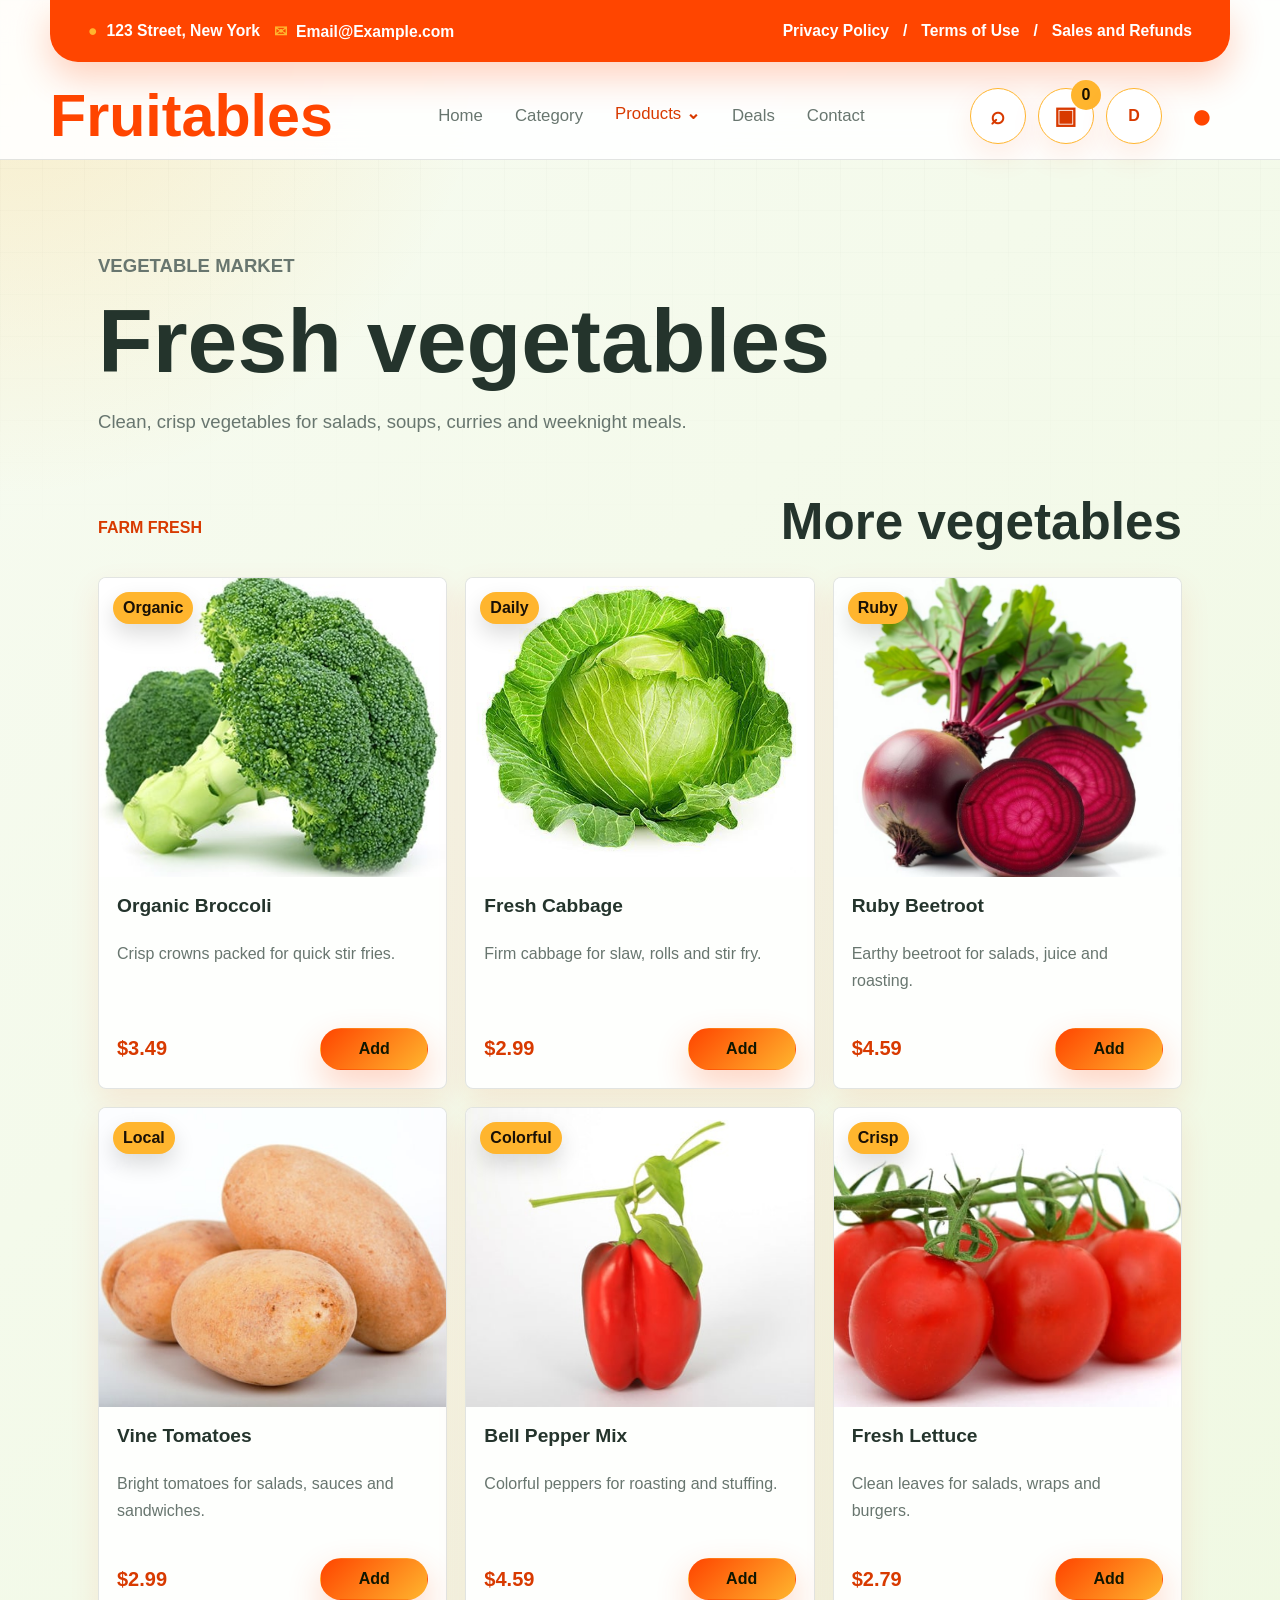
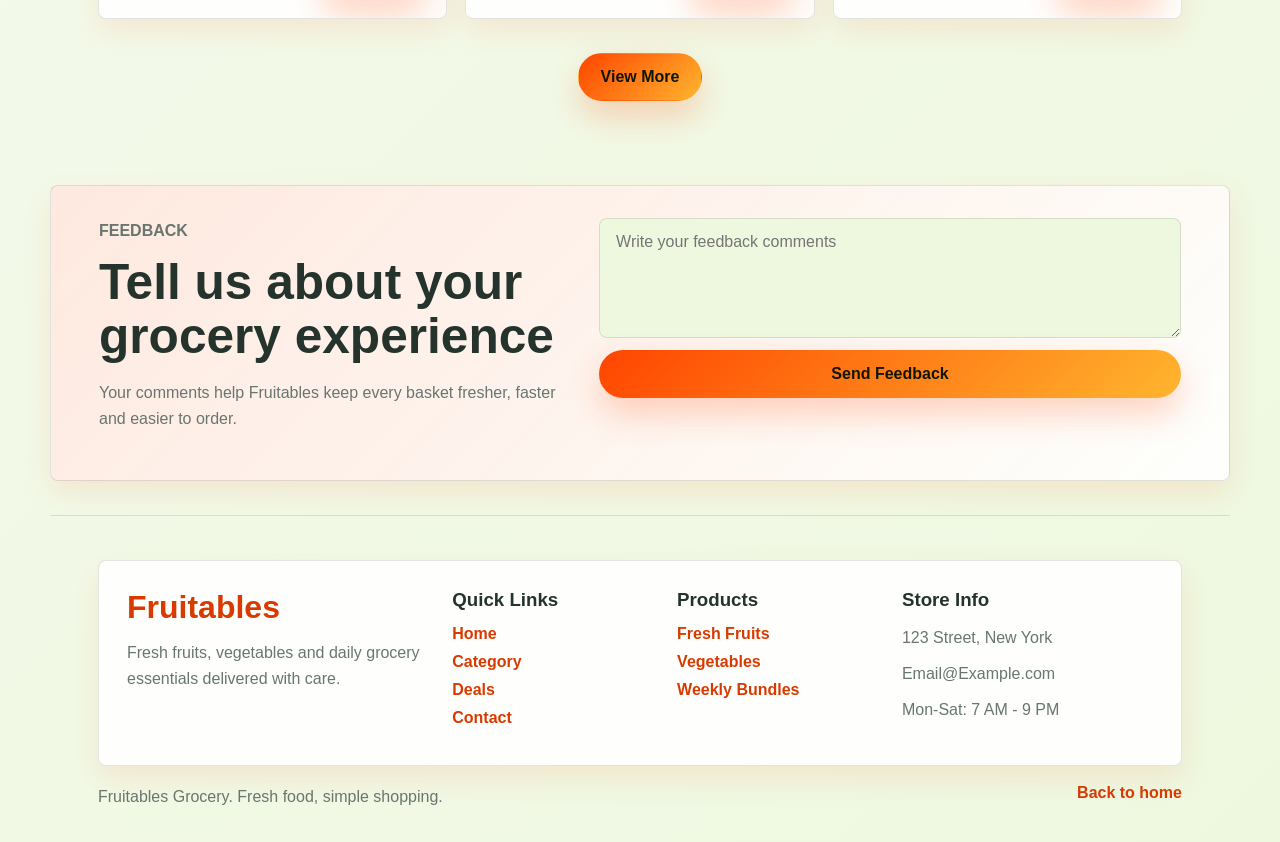
<file: vegetables.html>
<!DOCTYPE html>
<html lang="en">
<head>
    <meta charset="UTF-8">
    <meta name="viewport" content="width=device-width, initial-scale=1.0">
    <title>Vegetables - Fruitables Grocery</title>
    <link rel="stylesheet" href="css/style.css">
</head>
<body data-page="vegetables">
    <header class="site-header">
        <div class="topbar"><div class="topbar-left"><span><span class="top-icon">●</span>123 Street, New York</span><span><span class="top-icon">✉</span>Email@Example.com</span></div><div class="topbar-links"><a href="contact.html">Privacy Policy</a><span>/</span><a href="contact.html">Terms of Use</a><span>/</span><a href="deals.html">Sales and Refunds</a></div></div>
        <nav class="navbar">
            <a href="index.html" class="brand">Fruitables</a><button class="nav-toggle" type="button" aria-label="Open menu" aria-expanded="false"><span></span><span></span><span></span></button>
            <div class="nav-panel" id="navPanel"><a href="index.html" data-nav="home">Home</a><a href="category.html" data-nav="category">Category</a><div class="dropdown"><button class="dropdown-toggle" type="button" data-nav="products">Products <span>⌄</span></button><div class="dropdown-menu"><a href="fruits.html" data-nav="fruits">Fruits</a><a href="vegetables.html" data-nav="vegetables">Vegetables</a></div></div><a href="deals.html" data-nav="deals">Deals</a><a href="contact.html" data-nav="contact">Contact</a></div>
            <div class="nav-actions"><button class="icon-button search-toggle" type="button" aria-label="Open search">⌕</button><a class="icon-button cart-button" href="index.html#cartSummary" aria-label="View cart"><span class="cart-icon">▣</span><strong id="cartCount">0</strong></a><button class="icon-button theme-toggle" type="button" aria-label="Switch to dark theme"><span class="theme-icon">D</span></button><a class="icon-button user-button" href="contact.html" aria-label="Account">●</a></div>
        </nav>
        <form class="header-search" id="headerSearch"><input id="siteSearch" type="search" placeholder="Search vegetables" aria-label="Search vegetables"><button type="submit">Search</button></form>
    </header>
    <main>
        <section class="page-hero reveal"><p class="eyebrow">Vegetable market</p><h1>Fresh vegetables</h1><p>Clean, crisp vegetables for salads, soups, curries and weeknight meals.</p></section>
        <section class="section products-section">
            <div class="section-heading reveal">
                <p class="eyebrow">Farm fresh</p>
                <h2>More vegetables</h2>
            </div>
            <div class="product-grid">
            <article class="product-card reveal" data-category="vegetable" data-name="broccoli"><span class="sale-tag">Organic</span><img src="img/vegetable-item-2.jpg" alt="Organic broccoli"><div class="product-info"><h3>Organic Broccoli</h3><p>Crisp crowns packed for quick stir fries.</p><div class="product-bottom"><strong>$3.49</strong><button type="button" data-add>Add</button></div></div></article>
            <article class="product-card reveal" data-category="vegetable" data-name="cabbage"><span class="sale-tag">Daily</span><img src="img/1759287348629963.jpg" alt="Fresh cabbage"><div class="product-info"><h3>Fresh Cabbage</h3><p>Firm cabbage for slaw, rolls and stir fry.</p><div class="product-bottom"><strong>$2.99</strong><button type="button" data-add>Add</button></div></div></article>
            <article class="product-card reveal" data-category="vegetable" data-name="beetroot"><span class="sale-tag">Ruby</span><img src="img/43417583905599621.jpg" alt="Beetroot"><div class="product-info"><h3>Ruby Beetroot</h3><p>Earthy beetroot for salads, juice and roasting.</p><div class="product-bottom"><strong>$4.59</strong><button type="button" data-add>Add</button></div></div></article>
            <article class="product-card reveal" data-category="vegetable" data-name="tomatoes"><span class="sale-tag">Local</span><img src="img/vegetable-item-5.jpg" alt="Fresh tomatoes"><div class="product-info"><h3>Vine Tomatoes</h3><p>Bright tomatoes for salads, sauces and sandwiches.</p><div class="product-bottom"><strong>$2.99</strong><button type="button" data-add>Add</button></div></div></article>
            <article class="product-card reveal" data-category="vegetable" data-name="bell peppers"><span class="sale-tag">Colorful</span><img src="img/vegetable-item-4.jpg" alt="Bell peppers"><div class="product-info"><h3>Bell Pepper Mix</h3><p>Colorful peppers for roasting and stuffing.</p><div class="product-bottom"><strong>$4.59</strong><button type="button" data-add>Add</button></div></div></article>
            <article class="product-card reveal" data-category="vegetable" data-name="lettuce"><span class="sale-tag">Crisp</span><img src="img/vegetable-item-1.jpg" alt="Fresh lettuce"><div class="product-info"><h3>Fresh Lettuce</h3><p>Clean leaves for salads, wraps and burgers.</p><div class="product-bottom"><strong>$2.79</strong><button type="button" data-add>Add</button></div></div></article>
            <article class="product-card reveal extra-product" data-category="vegetable" data-name="green capsicum"><span class="sale-tag">Fresh</span><img src="img/vegetable-item-4.jpg" alt="Green capsicum"><div class="product-info"><h3>Green Capsicum</h3><p>Crunchy capsicum for curries, noodles and pizza.</p><div class="product-bottom"><strong>$3.25</strong><button type="button" data-add>Add</button></div></div></article>
            <article class="product-card reveal extra-product" data-category="vegetable" data-name="spinach"><span class="sale-tag">Leafy</span><img src="img/vegetable-item-2.jpg" alt="Spinach"><div class="product-info"><h3>Baby Spinach</h3><p>Soft green leaves for smoothies and meals.</p><div class="product-bottom"><strong>$3.20</strong><button type="button" data-add>Add</button></div></div></article>
            <article class="product-card reveal extra-product" data-category="vegetable" data-name="carrots"><span class="sale-tag">Sweet</span><img src="img/vegetable-item-1.jpg" alt="Carrots"><div class="product-info"><h3>Orange Carrots</h3><p>Sweet carrots for soups, salads and snacks.</p><div class="product-bottom"><strong>$2.89</strong><button type="button" data-add>Add</button></div></div></article>
            <article class="product-card reveal extra-product" data-category="vegetable" data-name="eggplant"><span class="sale-tag">Farm</span><img src="img/vegetable-item-5.jpg" alt="Eggplant"><div class="product-info"><h3>Glossy Eggplant</h3><p>Tender eggplant for roasting and curry.</p><div class="product-bottom"><strong>$3.60</strong><button type="button" data-add>Add</button></div></div></article>
            <article class="product-card reveal extra-product" data-category="vegetable" data-name="red cabbage"><span class="sale-tag">Fresh</span><img src="img/43417583905599621.jpg" alt="Red cabbage"><div class="product-info"><h3>Red Cabbage</h3><p>Bold, crunchy cabbage for colorful salads.</p><div class="product-bottom"><strong>$3.40</strong><button type="button" data-add>Add</button></div></div></article>
            <article class="product-card reveal extra-product" data-category="vegetable" data-name="green cabbage"><span class="sale-tag">Daily</span><img src="img/1759287348629963.jpg" alt="Green cabbage"><div class="product-info"><h3>Green Cabbage</h3><p>Fresh cabbage for slaw, stir fry and soups.</p><div class="product-bottom"><strong>$2.45</strong><button type="button" data-add>Add</button></div></div></article>
        </div>
        <div class="view-more-wrap">
            <button class="primary-button view-more-button" type="button" data-view-more>View More</button>
        </div>
        </section>
    </main>
    <section class="feedback-section reveal">
        <div><p class="eyebrow">Feedback</p><h2>Tell us about your grocery experience</h2><p>Your comments help Fruitables keep every basket fresher, faster and easier to order.</p></div>
        <form class="feedback-form"><textarea placeholder="Write your feedback comments" aria-label="Write your feedback comments"></textarea><button type="submit">Send Feedback</button></form>
    </section>
    <footer class="footer">
        <div class="footer-grid">
            <div><h2>Fruitables</h2><p>Fresh fruits, vegetables and daily grocery essentials delivered with care.</p></div>
            <div><h3>Quick Links</h3><a href="index.html">Home</a><a href="category.html">Category</a><a href="deals.html">Deals</a><a href="contact.html">Contact</a></div>
            <div><h3>Products</h3><a href="fruits.html">Fresh Fruits</a><a href="vegetables.html">Vegetables</a><a href="deals.html">Weekly Bundles</a></div>
            <div><h3>Store Info</h3><p>123 Street, New York</p><p>Email@Example.com</p><p>Mon-Sat: 7 AM - 9 PM</p></div>
        </div>
        <div class="footer-bottom"><p>Fruitables Grocery. Fresh food, simple shopping.</p><a href="index.html">Back to home</a></div>
    </footer>
    <script src="js/main.js"></script>
</body>
</html>
</file>
<file: css/style.css>
:root {
    color-scheme: light;
    --bg: #f7fbf1;
    --surface: #ffffff;
    --surface-strong: #eef8df;
    --text: #24342c;
    --muted: #68766f;
    --primary: #ff4500;
    --primary-dark: #d83a00;
    --accent: #ffb52e;
    --accent-two: #f45b69;
    --stroke: rgba(36, 52, 44, 0.13);
    --shadow: 0 22px 55px rgba(255, 69, 0, 0.16);
    --shadow-soft: 0 12px 30px rgba(255, 69, 0, 0.1);
    --radius: 8px;
}

body.dark-theme {
    color-scheme: dark;
    --bg: #101713;
    --surface: #17221c;
    --surface-strong: #213329;
    --text: #f4fff7;
    --muted: #aab8af;
    --primary: #ff4500;
    --primary-dark: #ff6a33;
    --accent: #ffd166;
    --accent-two: #ff7a8a;
    --stroke: rgba(244, 255, 247, 0.15);
    --shadow: 0 22px 55px rgba(0, 0, 0, 0.34);
    --shadow-soft: 0 12px 30px rgba(0, 0, 0, 0.24);
}

* {
    box-sizing: border-box;
}

html {
    scroll-behavior: smooth;
}

body {
    margin: 0;
    font-family: Arial, Helvetica, sans-serif;
    background:
        radial-gradient(circle at top left, rgba(255, 181, 46, 0.22), transparent 31rem),
        linear-gradient(135deg, var(--bg), var(--surface-strong));
    color: var(--text);
    transition: background 0.35s ease, color 0.35s ease;
}

body::before {
    content: "";
    position: fixed;
    inset: 0;
    pointer-events: none;
    background-image:
        linear-gradient(var(--stroke) 1px, transparent 1px),
        linear-gradient(90deg, var(--stroke) 1px, transparent 1px);
    background-size: 42px 42px;
    mask-image: linear-gradient(to bottom, rgba(0, 0, 0, 0.2), transparent 62%);
}

a {
    color: inherit;
    text-decoration: none;
}

button,
input,
textarea {
    font: inherit;
}

button {
    color: inherit;
}

img {
    display: block;
    max-width: 100%;
}

.site-header {
    position: sticky;
    top: 0;
    z-index: 30;
    padding: 0 clamp(16px, 4vw, 48px) 14px;
    background: color-mix(in srgb, var(--surface) 90%, transparent);
    border-bottom: 1px solid var(--stroke);
    backdrop-filter: blur(18px);
}

.topbar,
.navbar,
.nav-panel,
.nav-actions,
.topbar-left,
.topbar-links,
.hero-actions,
.hero-stats,
.product-bottom,
.cart-button {
    display: flex;
    align-items: center;
}

.topbar {
    justify-content: space-between;
    gap: 18px;
    max-width: 1180px;
    min-height: 62px;
    margin: 0 auto 24px;
    padding: 14px 38px;
    border-radius: 0 0 28px 28px;
    background: var(--primary);
    color: #ffffff;
    box-shadow: 0 16px 35px rgba(255, 69, 0, 0.24);
    font-size: 0.98rem;
    font-weight: 700;
}

.topbar-left,
.topbar-links {
    flex-wrap: wrap;
    gap: 14px;
}

.top-icon {
    color: var(--accent);
    margin-right: 9px;
}

.topbar a:hover {
    color: #fff4c7;
}

.navbar {
    justify-content: space-between;
    max-width: 1180px;
    margin: 0 auto;
    gap: 22px;
}

.brand {
    color: var(--primary);
    font-size: clamp(2.3rem, 4.8vw, 3.7rem);
    font-weight: 900;
    line-height: 1;
    letter-spacing: 0;
}

.nav-panel {
    gap: 18px;
}

.nav-panel a,
.dropdown-toggle {
    padding: 12px 7px;
    border: 0;
    background: transparent;
    color: var(--muted);
    cursor: pointer;
    font-size: 1.05rem;
    transition: color 0.25s ease, transform 0.25s ease;
}

.nav-panel a:hover,
.dropdown-toggle:hover,
.nav-panel a.active,
.dropdown-toggle.active {
    color: var(--primary-dark);
    transform: translateY(-2px);
}

.dropdown {
    position: relative;
}

.dropdown-toggle span {
    font-weight: 900;
}

.dropdown-menu {
    position: absolute;
    top: calc(100% + 8px);
    left: 0;
    min-width: 190px;
    padding: 10px;
    border: 1px solid var(--stroke);
    border-radius: var(--radius);
    background: var(--surface);
    box-shadow: var(--shadow);
    opacity: 0;
    transform: translateY(10px);
    pointer-events: none;
    transition: 0.25s ease;
}

.dropdown:hover .dropdown-menu,
.dropdown:focus-within .dropdown-menu,
.dropdown.open .dropdown-menu {
    opacity: 1;
    transform: translateY(0);
    pointer-events: auto;
}

.dropdown-menu a {
    display: block;
    padding: 11px 14px;
    border-radius: var(--radius);
}

.dropdown-menu a:hover {
    background: var(--surface-strong);
}

.nav-actions {
    gap: 12px;
}

.icon-button,
.nav-toggle {
    position: relative;
    display: grid;
    place-items: center;
    width: 56px;
    height: 56px;
    border: 1px solid var(--accent);
    border-radius: 50%;
    background: var(--surface);
    color: var(--primary-dark);
    box-shadow: var(--shadow-soft);
    cursor: pointer;
    font-size: 1.55rem;
    font-weight: 900;
    transition: transform 0.25s ease, box-shadow 0.25s ease, background 0.25s ease;
}

.icon-button:hover,
.nav-toggle:hover,
.primary-button:hover,
.ghost-button:hover,
.product-card button:hover,
.contact-form button:hover {
    transform: translateY(-3px);
    box-shadow: var(--shadow);
}

.cart-button strong {
    position: absolute;
    top: -9px;
    right: -8px;
    display: grid;
    place-items: center;
    min-width: 30px;
    height: 30px;
    padding: 0 6px;
    border-radius: 999px;
    background: var(--accent);
    color: #181000;
    font-size: 1rem;
}

.cart-icon {
    font-size: 1.5rem;
}

.user-button {
    border-color: transparent;
    background: transparent;
    box-shadow: none;
    color: var(--primary);
    font-size: 2.25rem;
}

.theme-toggle {
    font-size: 1rem;
}

.nav-toggle {
    display: none;
    border-color: var(--stroke);
}

.nav-toggle span {
    width: 20px;
    height: 2px;
    border-radius: 4px;
    background: var(--primary-dark);
}

.header-search {
    display: none;
    max-width: 1180px;
    margin: 16px auto 0;
    gap: 10px;
}

.header-search.open {
    display: flex;
}

.header-search input {
    flex: 1;
    min-height: 50px;
    border: 1px solid var(--stroke);
    border-radius: 999px;
    padding: 0 18px;
    color: var(--text);
    background: var(--surface);
    box-shadow: var(--shadow-soft);
    outline: none;
}

.header-search input:focus {
    border-color: var(--primary);
    box-shadow: 0 0 0 4px color-mix(in srgb, var(--primary) 20%, transparent);
}

.header-search button {
    min-height: 50px;
    border: 0;
    border-radius: 999px;
    padding: 0 22px;
    background: linear-gradient(135deg, var(--primary), var(--accent));
    color: #101600;
    cursor: pointer;
    font-weight: 800;
}

.hero {
    display: grid;
    grid-template-columns: minmax(0, 1.04fr) minmax(300px, 0.96fr);
    align-items: center;
    max-width: 1180px;
    min-height: calc(100vh - 164px);
    margin: 0 auto;
    padding: clamp(48px, 7vw, 86px) clamp(16px, 4vw, 48px) 48px;
    gap: clamp(32px, 5vw, 72px);
}

.page-hero {
    max-width: 1180px;
    margin: 0 auto;
    padding: clamp(60px, 8vw, 90px) clamp(16px, 4vw, 48px) 38px;
}

.page-hero h1,
.hero h1,
.section-heading h2,
.deal-content h2,
#cartMessage {
    margin: 0;
    line-height: 1.04;
}

.page-hero h1,
.hero h1 {
    max-width: 760px;
    font-size: clamp(2.7rem, 7vw, 5.6rem);
}

.page-hero p,
.hero-copy {
    max-width: 650px;
    color: var(--muted);
    font-size: clamp(1rem, 2vw, 1.16rem);
    line-height: 1.75;
}

.eyebrow {
    margin: 0 0 12px;
    color: var(--primary-dark);
    font-weight: 900;
    text-transform: uppercase;
    letter-spacing: 0;
}

.hero-actions,
.hero-stats {
    flex-wrap: wrap;
    gap: 14px;
    margin-top: 30px;
}

.primary-button,
.ghost-button,
.product-card button,
.contact-form button {
    display: inline-flex;
    align-items: center;
    justify-content: center;
    min-height: 48px;
    border-radius: 999px;
    padding: 0 22px;
    border: 1px solid transparent;
    cursor: pointer;
    font-weight: 800;
    transition: transform 0.25s ease, box-shadow 0.25s ease, background 0.25s ease;
}

.primary-button,
.product-card button,
.contact-form button {
    background: linear-gradient(135deg, var(--primary), var(--accent));
    color: #101600;
    box-shadow: 0 15px 34px rgba(255, 69, 0, 0.24);
}

.ghost-button {
    background: var(--surface);
    color: var(--text);
    border-color: var(--stroke);
    box-shadow: var(--shadow-soft);
}

.text-link {
    color: var(--primary-dark);
    font-weight: 900;
}

.hero-stats span {
    padding: 12px 16px;
    border: 1px solid var(--stroke);
    border-radius: var(--radius);
    background: color-mix(in srgb, var(--surface) 78%, transparent);
    box-shadow: var(--shadow-soft);
}

.hero-stats strong {
    display: block;
    color: var(--primary-dark);
    font-size: 1.2rem;
}

.hero-visual {
    position: relative;
    min-height: 420px;
    display: grid;
    place-items: center;
}

.hero-slider {
    min-height: 470px;
    overflow: hidden;
    border: 1px solid var(--stroke);
    border-radius: var(--radius);
    background: linear-gradient(135deg, #0f2118, #213b18);
    box-shadow: var(--shadow);
}

.hero-slider::before {
    content: none;
}

.slide-track {
    position: relative;
    width: 100%;
    min-height: 470px;
}

.slide {
    position: absolute;
    inset: 0;
    display: grid;
    place-items: center;
    padding: 0;
    opacity: 0;
    transform: translateX(32px) scale(0.98);
    transition: opacity 0.45s ease, transform 0.45s ease;
    pointer-events: none;
}

.slide.active {
    opacity: 1;
    transform: translateX(0) scale(1);
    pointer-events: auto;
}

.hero-visual .slide img {
    position: relative;
    z-index: 2;
    width: 100%;
    height: 100%;
    max-height: none;
    object-fit: cover;
    filter: none;
    animation: none;
}

.slide::after {
    content: "";
    position: absolute;
    inset: 0;
    z-index: 3;
    background: linear-gradient(90deg, rgba(10, 22, 16, 0.78), rgba(10, 22, 16, 0.22), rgba(10, 22, 16, 0.5));
}

.slide-caption {
    position: absolute;
    left: clamp(24px, 6vw, 58px);
    bottom: clamp(34px, 7vw, 64px);
    z-index: 4;
    max-width: min(360px, 72%);
    padding: 18px 20px;
    border: 1px solid rgba(255, 255, 255, 0.22);
    border-radius: var(--radius);
    background: rgba(15, 33, 24, 0.7);
    color: #ffffff;
    box-shadow: 0 18px 36px rgba(0, 0, 0, 0.22);
    backdrop-filter: blur(10px);
}

.slide-caption span {
    display: block;
    margin-bottom: 6px;
    color: rgba(255, 255, 255, 0.72);
    font-weight: 800;
}

.slide-caption strong {
    display: block;
    font-size: clamp(1.45rem, 3vw, 2.35rem);
    line-height: 1.05;
}

.fruit-showcase {
    max-width: 1180px;
    margin: 0 auto 70px;
    min-height: 430px;
}

.fruit-showcase .slide-track {
    min-height: 430px;
}

.slide-arrow {
    position: absolute;
    top: 50%;
    z-index: 8;
    display: grid;
    place-items: center;
    width: 48px;
    height: 64px;
    border: 1px solid rgba(255, 255, 255, 0.22);
    border-radius: var(--radius);
    background: rgba(255, 255, 255, 0.13);
    color: #ffffff;
    cursor: pointer;
    font-size: 2.5rem;
    line-height: 1;
    transform: translateY(-50%);
    backdrop-filter: blur(12px);
    transition: transform 0.25s ease, background 0.25s ease;
}

.slide-arrow:hover {
    transform: translateY(-50%) scale(1.06);
    background: rgba(255, 69, 0, 0.45);
}

.slide-prev {
    left: 18px;
}

.slide-next {
    right: 18px;
}

.slide-dots {
    position: absolute;
    left: 50%;
    bottom: 18px;
    z-index: 8;
    display: flex;
    gap: 8px;
    transform: translateX(-50%);
}

.slide-dots button {
    width: 11px;
    height: 11px;
    padding: 0;
    border: 1px solid rgba(255, 255, 255, 0.7);
    border-radius: 999px;
    background: transparent;
    cursor: pointer;
}

.slide-dots button.active {
    width: 28px;
    background: var(--accent);
}

.floating-card {
    position: absolute;
    z-index: 3;
    width: 160px;
    padding: 14px;
    border: 1px solid var(--stroke);
    border-radius: var(--radius);
    background: color-mix(in srgb, var(--surface) 88%, transparent);
    box-shadow: var(--shadow);
    backdrop-filter: blur(14px);
}

.floating-card span {
    display: block;
    color: var(--muted);
    font-size: 0.85rem;
}

.card-one {
    top: 16%;
    left: 0;
}

.card-two {
    right: 0;
    bottom: 12%;
}

.service-strip,
.section,
.deal-band,
.footer {
    max-width: 1180px;
    margin: 0 auto;
    padding-inline: clamp(16px, 4vw, 48px);
}

.service-strip {
    display: grid;
    grid-template-columns: repeat(3, 1fr);
    gap: 18px;
    padding-bottom: 70px;
}

.service-strip article,
.product-card,
.contact-card,
.deal-band {
    border: 1px solid var(--stroke);
    border-radius: var(--radius);
    background: color-mix(in srgb, var(--surface) 90%, transparent);
    box-shadow: var(--shadow-soft);
}

.service-strip article {
    padding: 22px;
    transition: transform 0.25s ease, box-shadow 0.25s ease;
}

.service-strip article:hover,
.contact-card:hover,
.category-card:hover {
    transform: translateY(-6px);
    box-shadow: var(--shadow);
}

.service-icon {
    display: grid;
    place-items: center;
    width: 44px;
    height: 44px;
    border: 2px solid var(--primary);
    border-radius: 50%;
    background: linear-gradient(135deg, var(--primary), var(--accent));
    color: #101600;
    font-weight: 900;
    box-shadow: 0 8px 22px rgba(255, 69, 0, 0.25);
}

.service-strip h2,
.product-card h3,
.contact-card h3 {
    margin: 14px 0 8px;
    font-size: 1.2rem;
}

.service-strip p,
.product-card p,
.contact-card p,
.deal-content p {
    color: var(--muted);
    line-height: 1.65;
}

.section {
    padding-bottom: 84px;
}

.section-heading {
    display: flex;
    align-items: end;
    justify-content: space-between;
    gap: 24px;
    margin-bottom: 28px;
}

.section-heading h2,
.deal-content h2,
#cartMessage {
    font-size: clamp(2rem, 4vw, 3.4rem);
}

.category-grid,
.product-grid,
.contact-grid {
    display: grid;
    gap: 18px;
}

.category-grid {
    grid-template-columns: repeat(4, 1fr);
}

.category-card {
    min-height: 180px;
    overflow: hidden;
    border: 1px solid var(--stroke);
    border-radius: var(--radius);
    background: var(--surface);
    color: var(--text);
    box-shadow: var(--shadow-soft);
    transition: 0.25s ease;
}

.category-card img {
    width: 100%;
    height: 128px;
    object-fit: cover;
    transition: transform 0.35s ease;
}

.category-card:hover img {
    transform: scale(1.08);
}

.category-card span {
    display: block;
    padding: 14px;
    font-weight: 900;
}

.product-grid {
    grid-template-columns: repeat(3, 1fr);
}

.product-card {
    position: relative;
    overflow: hidden;
    display: flex;
    flex-direction: column;
    transition: transform 0.25s ease, box-shadow 0.25s ease, border-color 0.25s ease;
}

.product-card:hover {
    transform: translateY(-8px);
    border-color: color-mix(in srgb, var(--primary) 55%, var(--stroke));
    box-shadow: var(--shadow);
}

.product-card img {
    width: 100%;
    aspect-ratio: 1.16 / 1;
    object-fit: cover;
    transition: transform 0.35s ease;
}

.product-card:hover img {
    transform: scale(1.06);
}

.sale-tag {
    position: absolute;
    z-index: 2;
    top: 14px;
    left: 14px;
    padding: 7px 10px;
    border-radius: 999px;
    background: var(--accent);
    color: #191006;
    font-weight: 900;
    box-shadow: 0 10px 22px rgba(0, 0, 0, 0.14);
}

.product-info {
    display: flex;
    flex: 1;
    flex-direction: column;
    padding: 18px;
}

.product-info h3 {
    margin-top: 0;
}

.product-bottom {
    justify-content: space-between;
    align-items: center;
    gap: 12px;
    margin-top: auto;
    padding-top: 18px;
}

.product-bottom strong {
    min-width: 82px;
    color: var(--primary-dark);
    font-size: 1.25rem;
}

.product-card button {
    width: 108px;
    flex: 0 0 108px;
    min-height: 42px;
    padding-inline: 18px;
}

.extra-product {
    display: none;
}

.extra-product.show {
    display: block;
}

.view-more-wrap {
    display: flex;
    justify-content: center;
    margin-top: 34px;
}

.deal-band {
    display: grid;
    grid-template-columns: minmax(0, 0.92fr) minmax(320px, 1.08fr);
    align-items: center;
    gap: 28px;
    padding-block: 42px;
    margin-bottom: 84px;
    background:
        linear-gradient(135deg, color-mix(in srgb, var(--primary) 18%, transparent), transparent),
        var(--surface);
    box-shadow: var(--shadow);
}

.deal-content p {
    max-width: 560px;
}

.cart-overview {
    display: grid;
    grid-template-columns: repeat(3, minmax(0, 1fr));
    gap: 12px;
    margin: 22px 0;
}

.cart-overview div {
    padding: 16px;
    border: 1px solid var(--stroke);
    border-radius: var(--radius);
    background: color-mix(in srgb, var(--surface) 82%, transparent);
    box-shadow: var(--shadow-soft);
}

.cart-overview span {
    display: block;
    margin-bottom: 8px;
    color: var(--muted);
    font-weight: 800;
}

.cart-overview strong {
    display: block;
    color: var(--primary-dark);
    font-size: clamp(1.35rem, 3vw, 2rem);
}

.deal-image {
    width: 100%;
    min-height: 260px;
    object-fit: cover;
    border-radius: var(--radius);
    border: 1px solid var(--stroke);
    box-shadow: var(--shadow-soft);
}

.payment-card {
    display: grid;
    gap: 14px;
    min-width: 0;
    width: 100%;
    max-width: 100%;
    padding: 24px;
    border: 1px solid var(--stroke);
    border-radius: var(--radius);
    background: var(--surface);
    box-shadow: var(--shadow-soft);
}

.payment-card h3 {
    margin: 0;
    font-size: 1.35rem;
    overflow-wrap: anywhere;
}

.payment-card label {
    display: flex;
    align-items: center;
    gap: 10px;
    min-width: 0;
    color: var(--muted);
    font-weight: 800;
    overflow-wrap: anywhere;
}

.payment-card input[type="radio"] {
    accent-color: var(--primary);
}

.payment-fields {
    display: grid;
    grid-template-columns: repeat(2, minmax(0, 1fr));
    gap: 12px;
    min-width: 0;
}

.payment-fields input {
    width: 100%;
    min-width: 0;
    min-height: 46px;
    border: 1px solid var(--stroke);
    border-radius: var(--radius);
    padding: 0 14px;
    background: var(--surface-strong);
    color: var(--text);
    outline: none;
}

.payment-card .primary-button {
    width: 100%;
    min-width: 0;
}

.payment-fields input:focus {
    border-color: var(--primary);
    box-shadow: 0 0 0 4px color-mix(in srgb, var(--primary) 18%, transparent);
}

.contact-grid {
    grid-template-columns: 0.8fr 0.8fr 1.4fr;
}

.contact-card {
    padding: 22px;
    transition: 0.25s ease;
}

.contact-form {
    display: grid;
    gap: 12px;
}

.contact-form input,
.contact-form textarea {
    width: 100%;
    border: 1px solid var(--stroke);
    border-radius: var(--radius);
    padding: 14px 16px;
    background: var(--surface-strong);
    color: var(--text);
    outline: none;
}

.contact-form textarea {
    min-height: 110px;
    resize: vertical;
}

.contact-form button {
    border: 0;
}

.feedback-section {
    display: grid;
    grid-template-columns: minmax(0, 0.9fr) minmax(280px, 1.1fr);
    gap: 24px;
    align-items: start;
    max-width: 1180px;
    margin: 0 auto 34px;
    padding: 32px clamp(16px, 4vw, 48px);
    border: 1px solid var(--stroke);
    border-radius: var(--radius);
    background:
        linear-gradient(135deg, color-mix(in srgb, var(--primary) 12%, transparent), transparent),
        color-mix(in srgb, var(--surface) 92%, transparent);
    box-shadow: var(--shadow-soft);
}

.feedback-section h2 {
    margin: 0 0 12px;
    font-size: clamp(1.9rem, 4vw, 3.1rem);
    line-height: 1.08;
}

.feedback-section p {
    color: var(--muted);
    line-height: 1.65;
}

.feedback-form {
    display: grid;
    gap: 12px;
}

.feedback-form textarea {
    width: 100%;
    border: 1px solid var(--stroke);
    border-radius: var(--radius);
    padding: 14px 16px;
    background: var(--surface-strong);
    color: var(--text);
    outline: none;
}

.feedback-form textarea {
    min-height: 120px;
    resize: vertical;
}

.feedback-form textarea:focus {
    border-color: var(--primary);
    box-shadow: 0 0 0 4px color-mix(in srgb, var(--primary) 18%, transparent);
}

.feedback-form button {
    min-height: 48px;
    border: 0;
    border-radius: 999px;
    background: linear-gradient(135deg, var(--primary), var(--accent));
    color: #101600;
    cursor: pointer;
    font-weight: 900;
    box-shadow: 0 15px 34px rgba(255, 69, 0, 0.24);
}

.map-card {
    display: grid;
    grid-template-columns: 0.72fr 1.28fr;
    gap: 22px;
    margin-top: 22px;
    padding: 22px;
    border: 1px solid var(--stroke);
    border-radius: var(--radius);
    background: color-mix(in srgb, var(--surface) 90%, transparent);
    box-shadow: var(--shadow-soft);
}

.map-card h2 {
    margin: 0 0 12px;
    font-size: clamp(1.8rem, 3vw, 2.6rem);
}

.map-card p {
    color: var(--muted);
    line-height: 1.65;
}

.map-card iframe {
    width: 100%;
    min-height: 320px;
    border: 1px solid var(--stroke);
    border-radius: var(--radius);
    background: var(--surface-strong);
}

.footer {
    padding-block: 44px 22px;
    border-top: 1px solid var(--stroke);
    color: var(--muted);
}

.footer-grid {
    display: grid;
    grid-template-columns: 1.2fr 0.8fr 0.8fr 1fr;
    gap: 24px;
    padding: 28px;
    border: 1px solid var(--stroke);
    border-radius: var(--radius);
    background: color-mix(in srgb, var(--surface) 90%, transparent);
    box-shadow: var(--shadow-soft);
}

.footer h2,
.footer h3 {
    margin: 0 0 14px;
    color: var(--text);
}

.footer h2 {
    color: var(--primary-dark);
    font-size: 2rem;
}

.footer p {
    margin: 0 0 10px;
    line-height: 1.6;
}

.footer a {
    display: block;
    margin-bottom: 10px;
    color: var(--primary-dark);
    font-weight: 900;
}

.footer-bottom {
    display: flex;
    justify-content: space-between;
    gap: 16px;
    padding-top: 18px;
}

.reveal {
    opacity: 0;
    transform: translateY(24px);
    transition: opacity 0.65s ease, transform 0.65s ease;
}

.reveal.visible {
    opacity: 1;
    transform: translateY(0);
}

@keyframes floatBasket {
    0%,
    100% {
        transform: translateY(0) rotate(-1deg);
    }
    50% {
        transform: translateY(-16px) rotate(1deg);
    }
}

@keyframes pulseGlow {
    0%,
    100% {
        transform: scale(1);
        opacity: 0.9;
    }
    50% {
        transform: scale(1.035);
        opacity: 1;
    }
}

@media (max-width: 980px) {
    .topbar {
        align-items: flex-start;
        flex-direction: column;
        border-radius: 0 0 22px 22px;
    }

    .nav-toggle {
        display: grid;
    }

    .nav-panel {
        position: absolute;
        top: 100%;
        left: 16px;
        right: 16px;
        display: none;
        flex-direction: column;
        align-items: stretch;
        padding: 12px;
        border: 1px solid var(--stroke);
        border-radius: var(--radius);
        background: var(--surface);
        box-shadow: var(--shadow);
    }

    .nav-panel.open {
        display: flex;
    }

    .dropdown-menu {
        position: static;
        display: none;
        margin-top: 4px;
        opacity: 1;
        transform: none;
        pointer-events: auto;
        box-shadow: none;
    }

    .dropdown.open .dropdown-menu {
        display: block;
    }

    .hero,
    .deal-band {
        grid-template-columns: 1fr;
    }

    .hero {
        min-height: auto;
    }

    .service-strip,
    .category-grid,
    .product-grid,
    .contact-grid,
    .footer-grid {
        grid-template-columns: repeat(2, 1fr);
    }

    .map-card {
        grid-template-columns: 1fr;
    }

    .feedback-section {
        grid-template-columns: 1fr;
    }

    .section-heading {
        align-items: start;
        flex-direction: column;
    }
}

@media (max-width: 820px) {
    .site-header {
        position: relative;
    }

    .topbar-left,
    .topbar-links {
        width: 100%;
        justify-content: center;
        text-align: center;
    }

    .navbar {
        flex-wrap: wrap;
    }

    .nav-actions {
        margin-left: auto;
    }

    .page-hero {
        padding-top: 46px;
        padding-bottom: 30px;
    }

    .page-hero h1,
    .hero h1 {
        font-size: clamp(2.35rem, 11vw, 4.1rem);
    }

    .product-card img {
        aspect-ratio: 1.35 / 1;
    }

    .deal-band {
        margin-inline: clamp(16px, 4vw, 48px);
    }

    .payment-fields {
        grid-template-columns: 1fr;
    }

    .cart-overview {
        grid-template-columns: 1fr;
    }
}

@media (max-width: 680px) {
    .site-header {
        padding-inline: 12px;
    }

    .topbar {
        padding: 12px 16px;
        font-size: 0.9rem;
    }

    .brand {
        font-size: 2.35rem;
    }

    .nav-actions {
        gap: 8px;
    }

    .icon-button,
    .nav-toggle {
        width: 38px;
        height: 38px;
        font-size: 0.98rem;
    }

    .user-button {
        display: none;
    }

    .hero-actions,
    .hero-stats,
    .header-search {
        align-items: stretch;
        flex-direction: column;
    }

    .primary-button,
    .ghost-button,
    .header-search button {
        width: 100%;
    }

    .floating-card {
        width: 132px;
        font-size: 0.88rem;
    }

    .hero-slider,
    .slide-track {
        min-height: 390px;
    }

    .fruit-showcase,
    .fruit-showcase .slide-track {
        min-height: 360px;
    }

    .slide {
        padding: 0;
    }

    .slide-arrow {
        width: 40px;
        height: 52px;
        font-size: 2rem;
    }

    .service-strip,
    .category-grid,
    .product-grid,
    .contact-grid,
    .footer-grid {
        grid-template-columns: 1fr;
    }

    .payment-fields {
        grid-template-columns: 1fr;
    }

    .footer-bottom {
        flex-direction: column;
    }
}

@media (max-width: 520px) {
    .topbar {
        display: none;
    }

    .site-header {
        padding-top: 12px;
    }

    .navbar {
        align-items: center;
    }

    .brand {
        font-size: 2rem;
    }

    .nav-actions {
        width: 100%;
        justify-content: space-between;
        order: 3;
        padding-top: 10px;
    }

    .nav-panel {
        top: calc(100% + 4px);
    }

    .page-hero,
    .hero,
    .section,
    .service-strip,
    .footer {
        padding-inline: 14px;
    }

    .page-hero h1,
    .hero h1 {
        font-size: 2.25rem;
    }

    .product-info {
        padding: 15px;
    }

    .product-bottom {
        align-items: stretch;
        flex-direction: column;
    }

    .product-card button {
        width: 100%;
        flex-basis: auto;
    }

    .footer-grid {
        padding: 20px;
    }
}

@media (max-width: 380px) {
    .brand {
        font-size: 1.75rem;
    }

    .icon-button,
    .nav-toggle {
        width: 34px;
        height: 34px;
    }

    .cart-button strong {
        min-width: 24px;
        height: 24px;
        font-size: 0.85rem;
    }

    .hero-slider,
    .slide-track {
        min-height: 330px;
    }

    .fruit-showcase,
    .fruit-showcase .slide-track {
        min-height: 300px;
    }

    .floating-card {
        display: none;
    }

    .slide-caption {
        left: 16px;
        right: 16px;
        bottom: 44px;
        max-width: none;
        padding: 14px;
    }

    .slide-arrow {
        width: 34px;
        height: 46px;
    }
}
</file>
